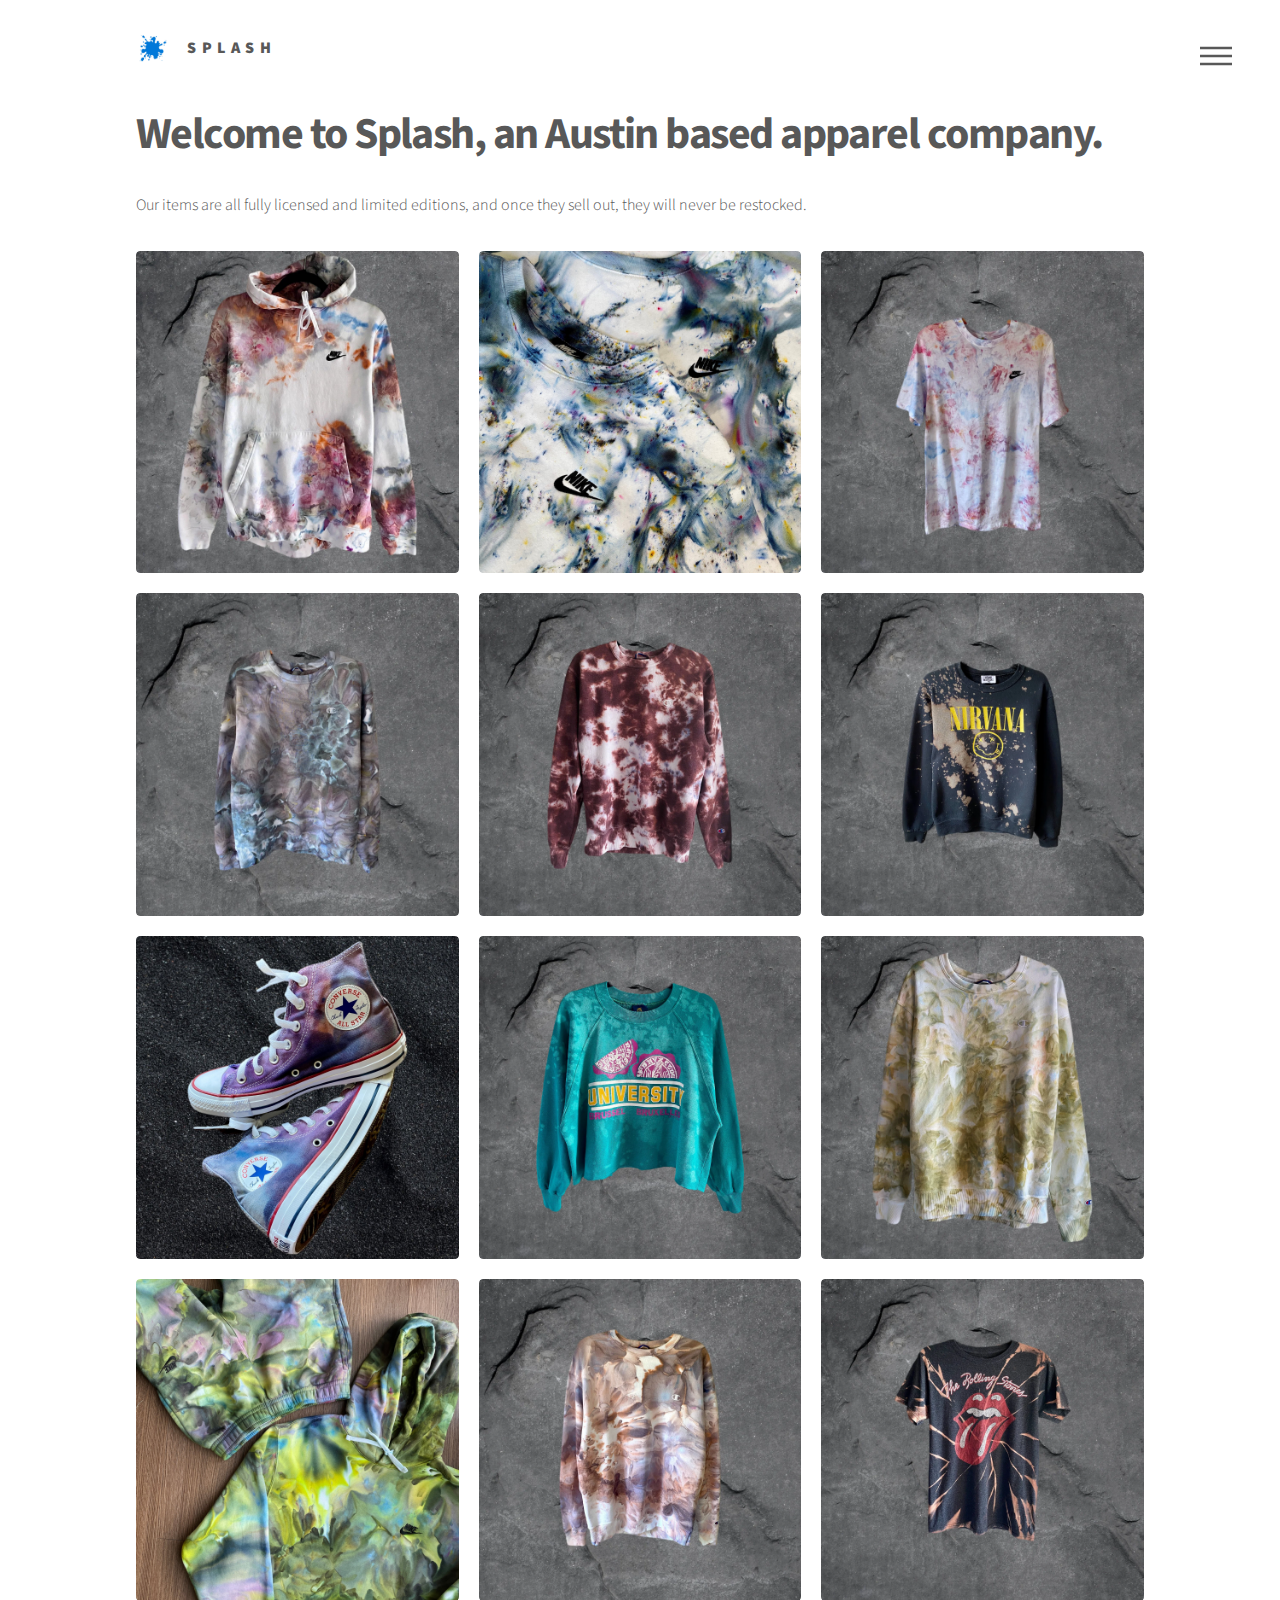
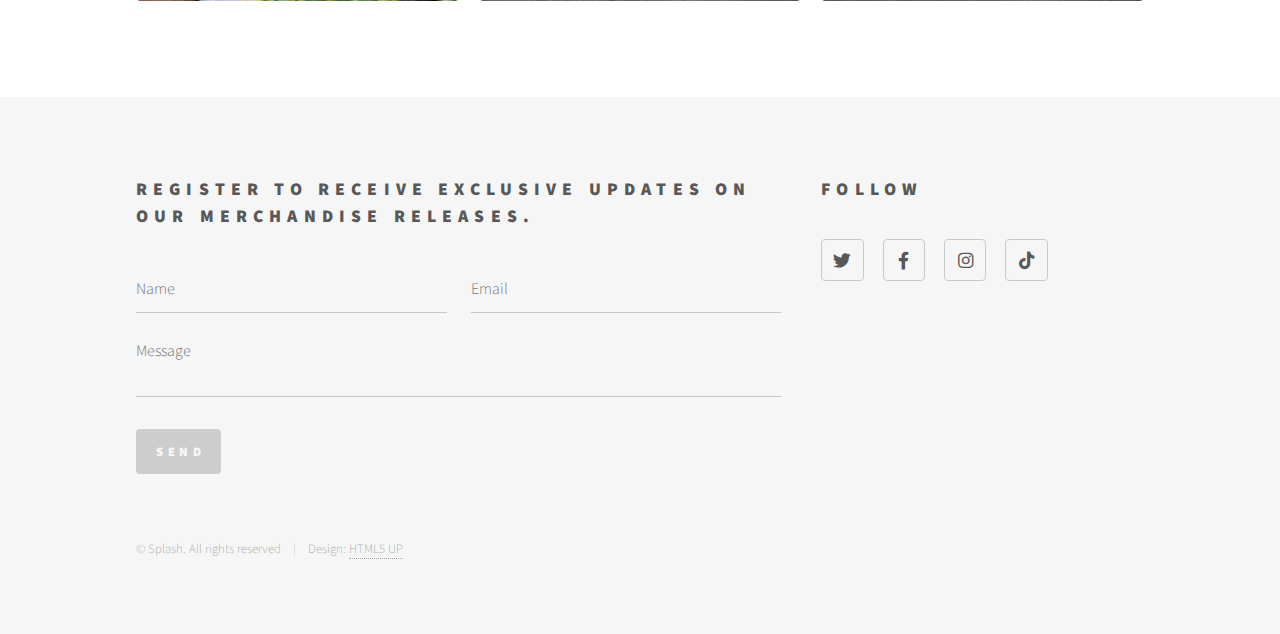
<file: index.html>
<!DOCTYPE HTML>
<!--
	Phantom by HTML5 UP
	html5up.net | @ajlkn
	Free for personal and commercial use under the CCA 3.0 license (html5up.net/license)
-->
<html>
	<head>
		<title>Splash | Home</title>
		<meta charset="utf-8" />
		<meta name="viewport" content="width=device-width, initial-scale=1, user-scalable=no" />
        <link rel="icon" type="image/x-icon" href="/images/favicon.ico">
		<link rel="stylesheet" href="assets/css/main.css" />
		<noscript><link rel="stylesheet" href="assets/css/noscript.css" /></noscript>
	</head>
	<body class="is-preload">
		<!-- Wrapper -->
			<div id="wrapper">

				<!-- Header -->
					<header id="header">
						<div class="inner">

							<!-- Logo -->
								<a href="index.html" class="logo">
									<!-- <span class="symbol"><img src="images/logo.svg" alt="" /></span> -->
                                    <span class="symbol"><img src="images/splash-logo-3.png" alt="" /></span>
                                    <span class="title">Splash</span>
								</a>

							<!-- Nav -->
								<nav>
									<ul>
										<li><a href="#menu">Menu</a></li>
									</ul>
								</nav>

						</div>
					</header>

				<!-- Menu -->
					<nav id="menu">
						<h2>Menu</h2>
						<ul>
							<li><a href="index.html">Home</a></li>
							<li><a href="generic.html">About Us</a></li>
							<!-- <li><a href="generic.html">Tempus etiam</a></li>
							<li><a href="generic.html">Consequat dolor</a></li> -->
							<li><a href="elements.html">FAQ</a></li>
						</ul>
					</nav>

				<!-- Main -->
					<div id="main">
						<div class="inner">
							<header>
                                <h1>Welcome to Splash, an Austin based apparel company.</h1>
                                <p>Our items are all fully licensed and limited editions, and once they sell out, they will never be restocked.</p>

							</header>
							<section class="tiles">
								<article class="style1">
									<span class="image">
										<img src="images/nike-1.jpg" alt="" />
									</span>
									<a>
										<!-- <h2>Magna</h2> -->
										<div class="content">
											<p>Coming Soon</p>
										</div>
									</a>
								</article>
								<article class="style1">
									<span class="image">
										<img src="images/nike-2.jpg" alt="" />
									</span>
									<a>
										<!-- <h2>Lorem</h2> -->
										<div class="content">
                                            <p>Coming Soon</p>
										</div>
									</a>
								</article>
								<article class="style1">
									<span class="image">
										<img src="images/nike-3.webp" alt="" />
									</span>
									<a>
										<!-- <h2>Feugiat</h2> -->
										<div class="content">
                                            <p>Coming Soon</p>
										</div>
									</a>
								</article>
								<article class="style1">
									<span class="image">
										<img src="images/nike-4.webp" alt="" />
									</span>
									<a>
										<!-- <h2>Tempus</h2> -->
										<div class="content">
                                            <p>Coming Soon</p>
										</div>
									</a>
								</article>
								<article class="style1">
									<span class="image">
										<img src="images/champion-5.webp" alt="" />
									</span>
									<a>
										<!-- <h2>Aliquam</h2> -->
										<div class="content">
                                            <p>Coming Soon</p>
										</div>
									</a>
								</article>
								<article class="style1">
									<span class="image">
										<img src="images/12.webp" alt="" />
									</span>
									<a>
										<!-- <h2>Veroeros</h2> -->
										<div class="content">
                                            <p>Coming Soon</p>

										</div>
									</a>
								</article>
								<article class="style1">
									<span class="image">
										<img src="images/cons-7.jpg" alt="" />
									</span>
									<a>
										<!-- <h2>Ipsum</h2> -->
										<div class="content">
                                            <p>Coming Soon</p>
										</div>
									</a>
								</article>
								<article class="style1">
									<span class="image">
										<img src="images/10.webp" alt="" />
									</span>
									<a>
										<!-- <h2>Dolor</h2> -->
										<div class="content">
                                            <p>Coming Soon</p>
										</div>
									</a>
								</article>
								<article class="style1">
									<span class="image">
										<img src="images/champions-8.webp" alt="" />
									</span>
									<a>
										<!-- <h2>Nullam</h2> -->
										<div class="content">
                                            <p>Coming Soon</p>
										</div>
									</a>
								</article>
								<article class="style1">
									<span class="image">
										<img src="images/champions-6.jpeg" alt="" />
									</span>
									<a>
										<!-- <h2>Ultricies</h2> -->
										<div class="content">
                                            <p>Coming Soon</p>
										</div>
									</a>
								</article>
								<article class="style1">
									<span class="image">
										<img src="images/champions-9.webp" alt="" />
									</span>
									<a>
										<!-- <h2>Dictum</h2> -->
										<div class="content">
                                            <p>Coming Soon</p>
										</div>
									</a>
								</article>
								<article class="style1">
									<span class="image">
										<img src="images/11.webp" alt="" />
									</span>
									<a>
										<!-- <h2>Pretium</h2> -->
										<div class="content">
                                            <p>Coming Soon</p>
										</div>
									</a>
								</article>
							</section>
						</div>
					</div>

				<!-- Footer -->
					<footer id="footer">
						<div class="inner">
							<section>
								<h2>
                                    Register to receive exclusive updates on our merchandise releases.
                                </h2>
								<form method="post" action="#">
									<div class="fields">
										<div class="field half">
											<input type="text" name="name" id="name" placeholder="Name" />
										</div>
										<div class="field half">
											<input type="email" name="email" id="email" placeholder="Email" />
										</div>
										<div class="field">
											<textarea name="message" id="message" placeholder="Message"></textarea>
										</div>
									</div>
									<ul class="actions">
										<li><input type="submit" value="Send" class="primary" disabled="true"/></li>
									</ul>
								</form>
							</section>
							<section>
								<h2>Follow</h2>
								<ul class="icons">
									<li><a href="#" class="icon brands style2 fa-twitter"><span class="label">Twitter</span></a></li>
									<li><a href="#" class="icon brands style2 fa-facebook-f"><span class="label">Facebook</span></a></li>
									<li><a href="#" class="icon brands style2 fa-instagram"><span class="label">Instagram</span></a></li>
									<li><a href="#" class="icon brands style2 fa-tiktok"><span class="label">TikTok</span></a></li>
								</ul>
							</section>
							<ul class="copyright">
								<li>&copy; Splash. All rights reserved</li><li>Design: <a href="http://html5up.net">HTML5 UP</a></li>
							</ul>
						</div>
					</footer>

			</div>

		<!-- Scripts -->
			<script src="assets/js/jquery.min.js"></script>
			<script src="assets/js/browser.min.js"></script>
			<script src="assets/js/breakpoints.min.js"></script>
			<script src="assets/js/util.js"></script>
			<script src="assets/js/main.js"></script>

	</body>
</html>
</file>
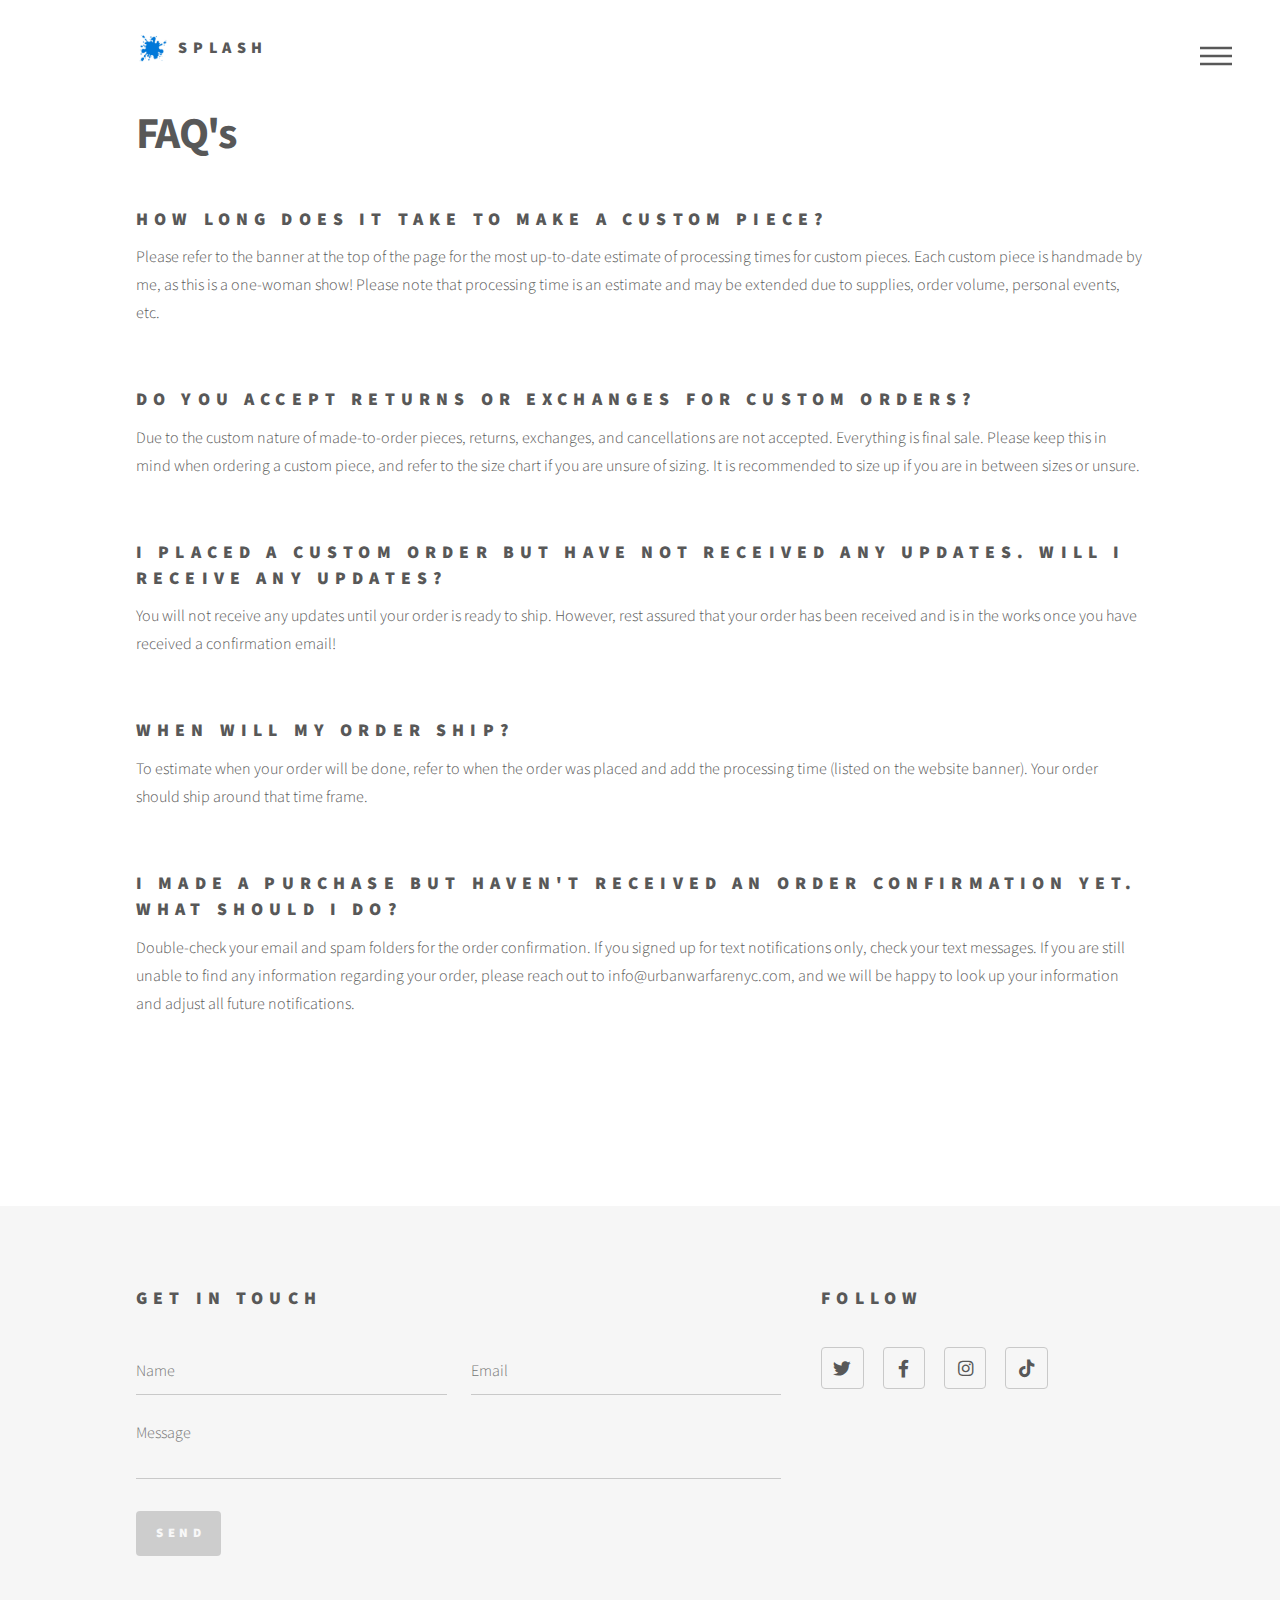
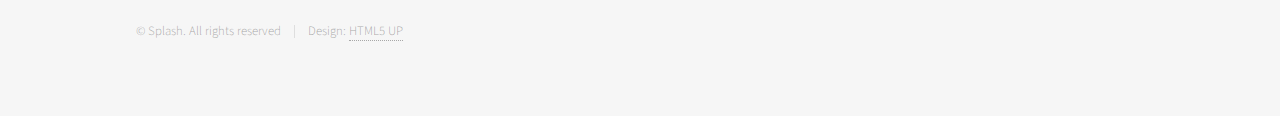
<file: elements.html>
<!DOCTYPE HTML>
<!--
	Phantom by HTML5 UP
	html5up.net | @ajlkn
	Free for personal and commercial use under the CCA 3.0 license (html5up.net/license)
-->
<html>
	<head>
		<title>Splash | FAQ</title>
		<meta charset="utf-8" />
		<meta name="viewport" content="width=device-width, initial-scale=1, user-scalable=no" />
        <link rel="icon" type="image/x-icon" href="/images/favicon.ico">
		<link rel="stylesheet" href="assets/css/main.css" />
		<noscript><link rel="stylesheet" href="assets/css/noscript.css" /></noscript>
	</head>
	<body class="is-preload">
		<!-- Wrapper -->
			<div id="wrapper">

				<!-- Header -->
					<header id="header">
						<div class="inner">

							<!-- Logo -->
								<a href="index.html" class="logo">
									<span class="symbol"><img src="images/splash-logo-3.png" alt="" /></span><span class="title">Splash</span>
								</a>

							<!-- Nav -->
								<nav>
									<ul>
										<li><a href="#menu">Menu</a></li>
									</ul>
								</nav>

						</div>
					</header>

				<!-- Menu -->
					<nav id="menu">
						<h2>Menu</h2>
						<ul>
							<li><a href="index.html">Home</a></li>
							<li><a href="generic.html">About Us</a></li>
							<li><a href="elements.html">FAQ</a></li>
						</ul>
					</nav>

				<!-- Main -->
					<div id="main">
						<div class="inner">
							<h1>FAQ's</h1>

							<!-- Text -->
								<section>
                                    <h2 class="faqHeader">How long does it take to make a custom piece?</h2>
                                    <p>Please refer to the banner at the top of the page for the most up-to-date estimate of processing times for custom pieces. Each custom piece is handmade by me, as this is a one-woman show! Please note that processing time is an estimate and may be extended due to supplies, order volume, personal events, etc.</p><br>

                                    <h2 class="faqHeader">Do you accept returns or exchanges for custom orders?</h2>
                                    <p>Due to the custom nature of made-to-order pieces, returns, exchanges, and cancellations are not accepted. Everything is final sale. Please keep this in mind when ordering a custom piece, and refer to the size chart if you are unsure of sizing. It is recommended to size up if you are in between sizes or unsure.</p><br>

                                    <h2 class="faqHeader">I placed a custom order but have not received any updates. Will I receive any updates?</h2>
                                    <p>You will not receive any updates until your order is ready to ship. However, rest assured that your order has been received and is in the works once you have received a confirmation email!</p><br>

                                    <h2 class="faqHeader">When will my order ship?</h2>
                                    <p>To estimate when your order will be done, refer to when the order was placed and add the processing time (listed on the website banner). Your order should ship around that time frame.</p><br>

                                    <h2 class="faqHeader">I made a purchase but haven't received an order confirmation yet. What should I do?</h2>
                                    <p>Double-check your email and spam folders for the order confirmation. If you signed up for text notifications only, check your text messages. If you are still unable to find any information regarding your order, please reach out to info@urbanwarfarenyc.com, and we will be happy to look up your information and adjust all future notifications.<p><br>


								</section>
						</div>
					</div>

				<!-- Footer -->
					<footer id="footer">
						<div class="inner">
							<section>
								<h2>Get in touch</h2>
								<form method="post" action="#">
									<div class="fields">
										<div class="field half">
											<input type="text" name="name" id="name" placeholder="Name" />
										</div>
										<div class="field half">
											<input type="email" name="email" id="email" placeholder="Email" />
										</div>
										<div class="field">
											<textarea name="message" id="message" placeholder="Message"></textarea>
										</div>
									</div>
									<ul class="actions">
										<li><input type="submit" value="Send" class="primary" disabled="true"/></li>
									</ul>
								</form>
							</section>
							<section>
								<h2>Follow</h2>
								<ul class="icons">
									<li><a href="#" class="icon brands style2 fa-twitter"><span class="label">Twitter</span></a></li>
									<li><a href="#" class="icon brands style2 fa-facebook-f"><span class="label">Facebook</span></a></li>
									<li><a href="#" class="icon brands style2 fa-instagram"><span class="label">Instagram</span></a></li>
									<li><a href="#" class="icon brands style2 fa-tiktok"><span class="label">TikTok</span></a></li>
								</ul>
							</section>
							<ul class="copyright">
								<li>&copy; Splash. All rights reserved</li><li>Design: <a href="http://html5up.net">HTML5 UP</a></li>
							</ul>
						</div>
					</footer>

			</div>

		<!-- Scripts -->
			<script src="assets/js/jquery.min.js"></script>
			<script src="assets/js/browser.min.js"></script>
			<script src="assets/js/breakpoints.min.js"></script>
			<script src="assets/js/util.js"></script>
			<script src="assets/js/main.js"></script>

	</body>
</html>
</file>
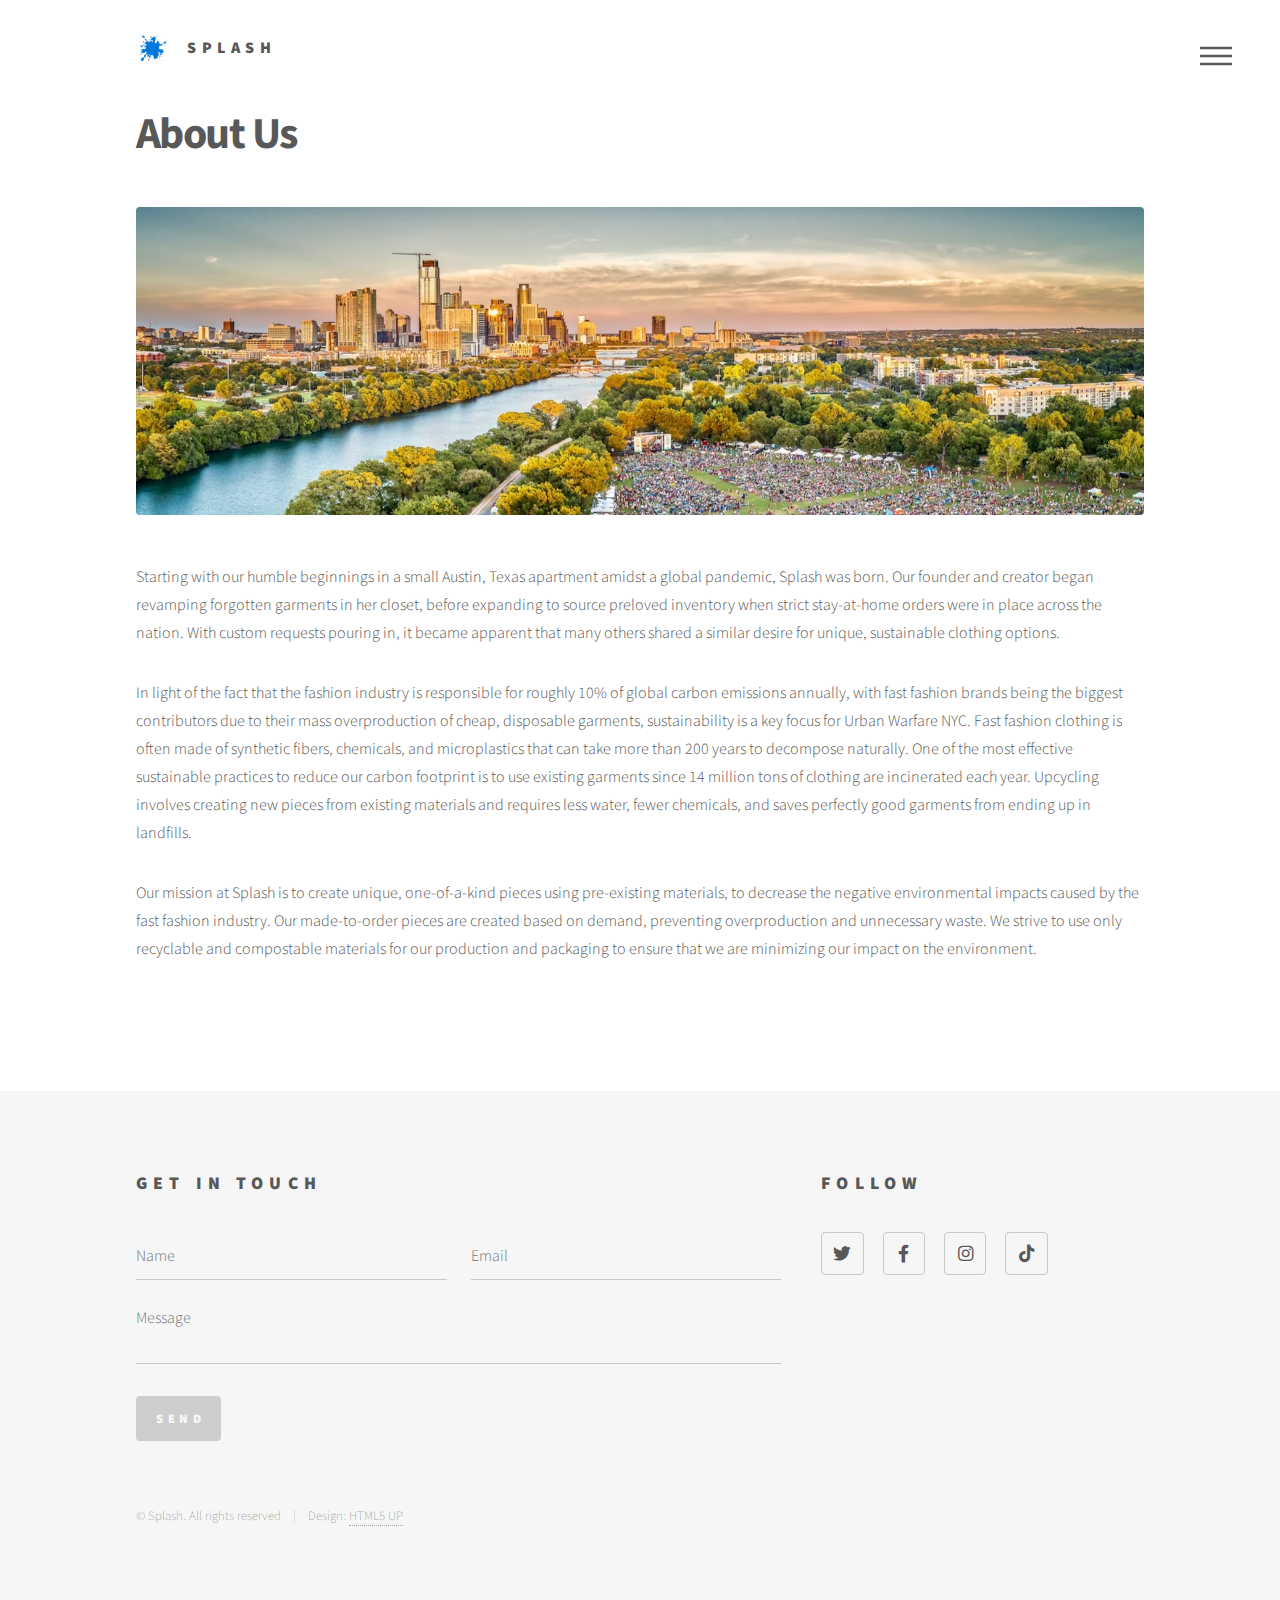
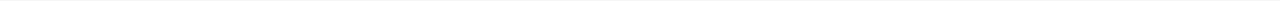
<file: generic.html>
<!DOCTYPE HTML>
<!--
	Phantom by HTML5 UP
	html5up.net | @ajlkn
	Free for personal and commercial use under the CCA 3.0 license (html5up.net/license)
-->
<html>
	<head>
		<title>Splash | About Us</title>
		<meta charset="utf-8" />
		<meta name="viewport" content="width=device-width, initial-scale=1, user-scalable=no" />
        <link rel="icon" type="image/x-icon" href="/images/favicon.ico">
		<link rel="stylesheet" href="assets/css/main.css" />
		<noscript><link rel="stylesheet" href="assets/css/noscript.css" /></noscript>
	</head>
	<body class="is-preload">
		<!-- Wrapper -->
			<div id="wrapper">

				<!-- Header -->
					<header id="header">
						<div class="inner">

							<!-- Logo -->
								<a href="index.html" class="logo">
									<span class="symbol"><img src="images/splash-logo-3.png" alt="" /></span>
                                    <span class="title">Splash</span>
								</a>

							<!-- Nav -->
								<nav>
									<ul>
										<li><a href="#menu">Menu</a></li>
									</ul>
								</nav>

						</div>
					</header>

				<!-- Menu -->
					<nav id="menu">
						<h2>Menu</h2>
						<ul>
							<li><a href="index.html">Home</a></li>
							<li><a href="generic.html">About Us</a></li>
							<li><a href="elements.html">FAQ</a></li>
						</ul>
					</nav>

				<!-- Main -->
					<div id="main">
						<div class="inner">
							<h1>About Us</h1>
							<span class="image main"><img src="images/atx-pano.png" alt="" /></span>
						

                            <p>Starting with our humble beginnings in a small Austin, Texas apartment amidst a global pandemic, Splash was born. Our founder and creator began revamping forgotten garments in her closet, before expanding to source preloved inventory when strict stay-at-home orders were in place across the nation. With custom requests pouring in, it became apparent that many others shared a similar desire for unique, sustainable clothing options.</p>

                            <p>In light of the fact that the fashion industry is responsible for roughly 10% of global carbon emissions annually, with fast fashion brands being the biggest contributors due to their mass overproduction of cheap, disposable garments, sustainability is a key focus for Urban Warfare NYC. Fast fashion clothing is often made of synthetic fibers, chemicals, and microplastics that can take more than 200 years to decompose naturally. One of the most effective sustainable practices to reduce our carbon footprint is to use existing garments since 14 million tons of clothing are incinerated each year. Upcycling involves creating new pieces from existing materials and requires less water, fewer chemicals, and saves perfectly good garments from ending up in landfills.</p>

                            <p>Our mission at Splash is to create unique, one-of-a-kind pieces using pre-existing materials, to decrease the negative environmental impacts caused by the fast fashion industry. Our made-to-order pieces are created based on demand, preventing overproduction and unnecessary waste. We strive to use only recyclable and compostable materials for our production and packaging to ensure that we are minimizing our impact on the environment.</p>
						</div>
					</div>

				<!-- Footer -->
					<footer id="footer">
						<div class="inner">
							<section>
								<h2>Get in touch</h2>
								<form method="post" action="#">
									<div class="fields">
										<div class="field half">
											<input type="text" name="name" id="name" placeholder="Name" />
										</div>
										<div class="field half">
											<input type="email" name="email" id="email" placeholder="Email" />
										</div>
										<div class="field">
											<textarea name="message" id="message" placeholder="Message"></textarea>
										</div>
									</div>
									<ul class="actions">
										<li><input type="submit" value="Send" class="primary" disabled="true"/></li>
									</ul>
								</form>
							</section>
							<section>
								<h2>Follow</h2>
								<ul class="icons">
									<li><a href="#" class="icon brands style2 fa-twitter"><span class="label">Twitter</span></a></li>
									<li><a href="#" class="icon brands style2 fa-facebook-f"><span class="label">Facebook</span></a></li>
									<li><a href="#" class="icon brands style2 fa-instagram"><span class="label">Instagram</span></a></li>
									<li><a href="#" class="icon brands style2 fa-tiktok"><span class="label">TikTok</span></a></li>
								</ul>
							</section>
							<ul class="copyright">
								<li>&copy; Splash. All rights reserved</li><li>Design: <a href="http://html5up.net">HTML5 UP</a></li>
							</ul>
						</div>
					</footer>

			</div>

		<!-- Scripts -->
			<script src="assets/js/jquery.min.js"></script>
			<script src="assets/js/browser.min.js"></script>
			<script src="assets/js/breakpoints.min.js"></script>
			<script src="assets/js/util.js"></script>
			<script src="assets/js/main.js"></script>

	</body>
</html>
</file>
<file: assets/css/noscript.css>
/*
	Phantom by HTML5 UP
	html5up.net | @ajlkn
	Free for personal and commercial use under the CCA 3.0 license (html5up.net/license)
*/

/* Tiles */

	body.is-preload .tiles article {
		-moz-transform: none;
		-webkit-transform: none;
		-ms-transform: none;
		transform: none;
		opacity: 1;
	}
</file>
<file: assets/css/main.css>
@import url(fontawesome-all.min.css);
@import url("https://fonts.googleapis.com/css?family=Source+Sans+Pro:300,700,900");

/*
	Phantom by HTML5 UP
	html5up.net | @ajlkn
	Free for personal and commercial use under the CCA 3.0 license (html5up.net/license)
*/

html, body, div, span, applet, object,
iframe, h1, h2, h3, h4, h5, h6, p, blockquote,
pre, a, abbr, acronym, address, big, cite,
code, del, dfn, em, img, ins, kbd, q, s, samp,
small, strike, strong, sub, sup, tt, var, b,
u, i, center, dl, dt, dd, ol, ul, li, fieldset,
form, label, legend, table, caption, tbody,
tfoot, thead, tr, th, td, article, aside,
canvas, details, embed, figure, figcaption,
footer, header, hgroup, menu, nav, output, ruby,
section, summary, time, mark, audio, video {
	margin: 0;
	padding: 0;
	border: 0;
	font-size: 100%;
	font: inherit;
	vertical-align: baseline;}

article, aside, details, figcaption, figure,
footer, header, hgroup, menu, nav, section {
	display: block;}

body {
	line-height: 1;
}

ol, ul {
	list-style: none;
}

blockquote, q {
	quotes: none;
}

	blockquote:before, blockquote:after, q:before, q:after {
		content: '';
		content: none;
	}

table {
	border-collapse: collapse;
	border-spacing: 0;
}

body {
	-webkit-text-size-adjust: none;
}

mark {
	background-color: transparent;
	color: inherit;
}

input::-moz-focus-inner {
	border: 0;
	padding: 0;
}

input, select, textarea {
	-moz-appearance: none;
	-webkit-appearance: none;
	-ms-appearance: none;
	appearance: none;
}

/* Basic */

	@-ms-viewport {
		width: device-width;
	}

	body {
		-ms-overflow-style: scrollbar;
	}

	@media screen and (max-width: 480px) {

		html, body {
			min-width: 320px;
		}

	}

	html {
		box-sizing: border-box;
	}

	*, *:before, *:after {
		box-sizing: inherit;
	}

	body {
		background: #ffffff;
	}

		body.is-preload *, body.is-preload *:before, body.is-preload *:after {
			-moz-animation: none !important;
			-webkit-animation: none !important;
			-ms-animation: none !important;
			animation: none !important;
			-moz-transition: none !important;
			-webkit-transition: none !important;
			-ms-transition: none !important;
			transition: none !important;
		}

/* Type */

	body, input, select, textarea {
		color: #585858;
		font-family: "Source Sans Pro", Helvetica, sans-serif;
		font-size: 16pt;
		font-weight: 300;
		line-height: 1.75;
	}

		@media screen and (max-width: 1680px) {

			body, input, select, textarea {
				font-size: 14pt;
			}

		}

		@media screen and (max-width: 1280px) {

			body, input, select, textarea {
				font-size: 12pt;
			}

		}

	a {
		-moz-transition: border-bottom-color 0.2s ease, color 0.2s ease;
		-webkit-transition: border-bottom-color 0.2s ease, color 0.2s ease;
		-ms-transition: border-bottom-color 0.2s ease, color 0.2s ease;
		transition: border-bottom-color 0.2s ease, color 0.2s ease;
		text-decoration: none;
		color: #585858;
		border-bottom: dotted 1px rgba(88, 88, 88, 0.5);
	}

		a:hover {
			border-bottom-color: transparent;
			color: #585858 !important;
		}

	strong, b {
		font-weight: 900;
	}

	em, i {
		font-style: italic;
	}

	p {
		margin: 0 0 2em 0;
	}

	h1 {
		font-size: 2.75em;
		font-weight: 700;
		line-height: 1.3;
		margin: 0 0 1em 0;
		letter-spacing: -0.035em;
	}

		h1 a {
			color: inherit;
		}

		@media screen and (max-width: 736px) {

			h1 {
				font-size: 2em;
				margin: 0 0 1em 0;
			}

		}

		@media screen and (max-width: 360px) {

			h1 {
				font-size: 1.75em;
			}

		}

	h2, h3, h4, h5, h6 {
		font-weight: 900;
		line-height: 1.5;
		margin: 0 0 2em 0;
		text-transform: uppercase;
		letter-spacing: 0.35em;
	}

		h2 a, h3 a, h4 a, h5 a, h6 a {
			color: inherit;
		}

	h2 {
		font-size: 1.1em;
	}

	h3 {
		font-size: 1em;
	}

	h4 {
		font-size: 0.8em;
	}

	h5 {
		font-size: 0.8em;
	}

	h6 {
		font-size: 0.8em;
	}

	@media screen and (max-width: 980px) {

		h1 br, h2 br, h3 br, h4 br, h5 br, h6 br {
			display: none;
		}

	}

	@media screen and (max-width: 736px) {

		h2 {
			font-size: 1em;
		}

		h3 {
			font-size: 0.8em;
		}

	}

	sub {
		font-size: 0.8em;
		position: relative;
		top: 0.5em;
	}

	sup {
		font-size: 0.8em;
		position: relative;
		top: -0.5em;
	}

	blockquote {
		border-left: solid 4px #c9c9c9;
		font-style: italic;
		margin: 0 0 2em 0;
		padding: 0.5em 0 0.5em 2em;
	}

	code {
		background: rgba(144, 144, 144, 0.075);
		border-radius: 4px;
		border: solid 1px #c9c9c9;
		font-family: "Courier New", monospace;
		font-size: 0.9em;
		margin: 0 0.25em;
		padding: 0.25em 0.65em;
	}

	pre {
		-webkit-overflow-scrolling: touch;
		font-family: "Courier New", monospace;
		font-size: 0.9em;
		margin: 0 0 2em 0;
	}

		pre code {
			display: block;
			line-height: 1.75;
			padding: 1em 1.5em;
			overflow-x: auto;
		}

	hr {
		border: 0;
		border-bottom: solid 1px #c9c9c9;
		margin: 2em 0;
	}

		hr.major {
			margin: 3em 0;
		}

	.align-left {
		text-align: left;
	}

	.align-center {
		text-align: center;
	}

	.align-right {
		text-align: right;
	}

/* Row */

	.row {
		display: flex;
		flex-wrap: wrap;
		box-sizing: border-box;
		align-items: stretch;
	}

		.row > * {
			box-sizing: border-box;
		}

		.row.gtr-uniform > * > :last-child {
			margin-bottom: 0;
		}

		.row.aln-left {
			justify-content: flex-start;
		}

		.row.aln-center {
			justify-content: center;
		}

		.row.aln-right {
			justify-content: flex-end;
		}

		.row.aln-top {
			align-items: flex-start;
		}

		.row.aln-middle {
			align-items: center;
		}

		.row.aln-bottom {
			align-items: flex-end;
		}

		.row > .imp {
			order: -1;
		}

		.row > .col-1 {
			width: 8.33333%;
		}

		.row > .off-1 {
			margin-left: 8.33333%;
		}

		.row > .col-2 {
			width: 16.66667%;
		}

		.row > .off-2 {
			margin-left: 16.66667%;
		}

		.row > .col-3 {
			width: 25%;
		}

		.row > .off-3 {
			margin-left: 25%;
		}

		.row > .col-4 {
			width: 33.33333%;
		}

		.row > .off-4 {
			margin-left: 33.33333%;
		}

		.row > .col-5 {
			width: 41.66667%;
		}

		.row > .off-5 {
			margin-left: 41.66667%;
		}

		.row > .col-6 {
			width: 50%;
		}

		.row > .off-6 {
			margin-left: 50%;
		}

		.row > .col-7 {
			width: 58.33333%;
		}

		.row > .off-7 {
			margin-left: 58.33333%;
		}

		.row > .col-8 {
			width: 66.66667%;
		}

		.row > .off-8 {
			margin-left: 66.66667%;
		}

		.row > .col-9 {
			width: 75%;
		}

		.row > .off-9 {
			margin-left: 75%;
		}

		.row > .col-10 {
			width: 83.33333%;
		}

		.row > .off-10 {
			margin-left: 83.33333%;
		}

		.row > .col-11 {
			width: 91.66667%;
		}

		.row > .off-11 {
			margin-left: 91.66667%;
		}

		.row > .col-12 {
			width: 100%;
		}

		.row > .off-12 {
			margin-left: 100%;
		}

		.row.gtr-0 {
			margin-top: 0;
			margin-left: 0em;
		}

			.row.gtr-0 > * {
				padding: 0 0 0 0em;
			}

			.row.gtr-0.gtr-uniform {
				margin-top: 0em;
			}

				.row.gtr-0.gtr-uniform > * {
					padding-top: 0em;
				}

		.row.gtr-25 {
			margin-top: 0;
			margin-left: -0.5em;
		}

			.row.gtr-25 > * {
				padding: 0 0 0 0.5em;
			}

			.row.gtr-25.gtr-uniform {
				margin-top: -0.5em;
			}

				.row.gtr-25.gtr-uniform > * {
					padding-top: 0.5em;
				}

		.row.gtr-50 {
			margin-top: 0;
			margin-left: -1em;
		}

			.row.gtr-50 > * {
				padding: 0 0 0 1em;
			}

			.row.gtr-50.gtr-uniform {
				margin-top: -1em;
			}

				.row.gtr-50.gtr-uniform > * {
					padding-top: 1em;
				}

		.row {
			margin-top: 0;
			margin-left: -2em;
		}

			.row > * {
				padding: 0 0 0 2em;
			}

			.row.gtr-uniform {
				margin-top: -2em;
			}

				.row.gtr-uniform > * {
					padding-top: 2em;
				}

		.row.gtr-150 {
			margin-top: 0;
			margin-left: -3em;
		}

			.row.gtr-150 > * {
				padding: 0 0 0 3em;
			}

			.row.gtr-150.gtr-uniform {
				margin-top: -3em;
			}

				.row.gtr-150.gtr-uniform > * {
					padding-top: 3em;
				}

		.row.gtr-200 {
			margin-top: 0;
			margin-left: -4em;
		}

			.row.gtr-200 > * {
				padding: 0 0 0 4em;
			}

			.row.gtr-200.gtr-uniform {
				margin-top: -4em;
			}

				.row.gtr-200.gtr-uniform > * {
					padding-top: 4em;
				}

		@media screen and (max-width: 1680px) {

			.row {
				display: flex;
				flex-wrap: wrap;
				box-sizing: border-box;
				align-items: stretch;
			}

				.row > * {
					box-sizing: border-box;
				}

				.row.gtr-uniform > * > :last-child {
					margin-bottom: 0;
				}

				.row.aln-left {
					justify-content: flex-start;
				}

				.row.aln-center {
					justify-content: center;
				}

				.row.aln-right {
					justify-content: flex-end;
				}

				.row.aln-top {
					align-items: flex-start;
				}

				.row.aln-middle {
					align-items: center;
				}

				.row.aln-bottom {
					align-items: flex-end;
				}

				.row > .imp-xlarge {
					order: -1;
				}

				.row > .col-1-xlarge {
					width: 8.33333%;
				}

				.row > .off-1-xlarge {
					margin-left: 8.33333%;
				}

				.row > .col-2-xlarge {
					width: 16.66667%;
				}

				.row > .off-2-xlarge {
					margin-left: 16.66667%;
				}

				.row > .col-3-xlarge {
					width: 25%;
				}

				.row > .off-3-xlarge {
					margin-left: 25%;
				}

				.row > .col-4-xlarge {
					width: 33.33333%;
				}

				.row > .off-4-xlarge {
					margin-left: 33.33333%;
				}

				.row > .col-5-xlarge {
					width: 41.66667%;
				}

				.row > .off-5-xlarge {
					margin-left: 41.66667%;
				}

				.row > .col-6-xlarge {
					width: 50%;
				}

				.row > .off-6-xlarge {
					margin-left: 50%;
				}

				.row > .col-7-xlarge {
					width: 58.33333%;
				}

				.row > .off-7-xlarge {
					margin-left: 58.33333%;
				}

				.row > .col-8-xlarge {
					width: 66.66667%;
				}

				.row > .off-8-xlarge {
					margin-left: 66.66667%;
				}

				.row > .col-9-xlarge {
					width: 75%;
				}

				.row > .off-9-xlarge {
					margin-left: 75%;
				}

				.row > .col-10-xlarge {
					width: 83.33333%;
				}

				.row > .off-10-xlarge {
					margin-left: 83.33333%;
				}

				.row > .col-11-xlarge {
					width: 91.66667%;
				}

				.row > .off-11-xlarge {
					margin-left: 91.66667%;
				}

				.row > .col-12-xlarge {
					width: 100%;
				}

				.row > .off-12-xlarge {
					margin-left: 100%;
				}

				.row.gtr-0 {
					margin-top: 0;
					margin-left: 0em;
				}

					.row.gtr-0 > * {
						padding: 0 0 0 0em;
					}

					.row.gtr-0.gtr-uniform {
						margin-top: 0em;
					}

						.row.gtr-0.gtr-uniform > * {
							padding-top: 0em;
						}

				.row.gtr-25 {
					margin-top: 0;
					margin-left: -0.5em;
				}

					.row.gtr-25 > * {
						padding: 0 0 0 0.5em;
					}

					.row.gtr-25.gtr-uniform {
						margin-top: -0.5em;
					}

						.row.gtr-25.gtr-uniform > * {
							padding-top: 0.5em;
						}

				.row.gtr-50 {
					margin-top: 0;
					margin-left: -1em;
				}

					.row.gtr-50 > * {
						padding: 0 0 0 1em;
					}

					.row.gtr-50.gtr-uniform {
						margin-top: -1em;
					}

						.row.gtr-50.gtr-uniform > * {
							padding-top: 1em;
						}

				.row {
					margin-top: 0;
					margin-left: -2em;
				}

					.row > * {
						padding: 0 0 0 2em;
					}

					.row.gtr-uniform {
						margin-top: -2em;
					}

						.row.gtr-uniform > * {
							padding-top: 2em;
						}

				.row.gtr-150 {
					margin-top: 0;
					margin-left: -3em;
				}

					.row.gtr-150 > * {
						padding: 0 0 0 3em;
					}

					.row.gtr-150.gtr-uniform {
						margin-top: -3em;
					}

						.row.gtr-150.gtr-uniform > * {
							padding-top: 3em;
						}

				.row.gtr-200 {
					margin-top: 0;
					margin-left: -4em;
				}

					.row.gtr-200 > * {
						padding: 0 0 0 4em;
					}

					.row.gtr-200.gtr-uniform {
						margin-top: -4em;
					}

						.row.gtr-200.gtr-uniform > * {
							padding-top: 4em;
						}

		}

		@media screen and (max-width: 1280px) {

			.row {
				display: flex;
				flex-wrap: wrap;
				box-sizing: border-box;
				align-items: stretch;
			}

				.row > * {
					box-sizing: border-box;
				}

				.row.gtr-uniform > * > :last-child {
					margin-bottom: 0;
				}

				.row.aln-left {
					justify-content: flex-start;
				}

				.row.aln-center {
					justify-content: center;
				}

				.row.aln-right {
					justify-content: flex-end;
				}

				.row.aln-top {
					align-items: flex-start;
				}

				.row.aln-middle {
					align-items: center;
				}

				.row.aln-bottom {
					align-items: flex-end;
				}

				.row > .imp-large {
					order: -1;
				}

				.row > .col-1-large {
					width: 8.33333%;
				}

				.row > .off-1-large {
					margin-left: 8.33333%;
				}

				.row > .col-2-large {
					width: 16.66667%;
				}

				.row > .off-2-large {
					margin-left: 16.66667%;
				}

				.row > .col-3-large {
					width: 25%;
				}

				.row > .off-3-large {
					margin-left: 25%;
				}

				.row > .col-4-large {
					width: 33.33333%;
				}

				.row > .off-4-large {
					margin-left: 33.33333%;
				}

				.row > .col-5-large {
					width: 41.66667%;
				}

				.row > .off-5-large {
					margin-left: 41.66667%;
				}

				.row > .col-6-large {
					width: 50%;
				}

				.row > .off-6-large {
					margin-left: 50%;
				}

				.row > .col-7-large {
					width: 58.33333%;
				}

				.row > .off-7-large {
					margin-left: 58.33333%;
				}

				.row > .col-8-large {
					width: 66.66667%;
				}

				.row > .off-8-large {
					margin-left: 66.66667%;
				}

				.row > .col-9-large {
					width: 75%;
				}

				.row > .off-9-large {
					margin-left: 75%;
				}

				.row > .col-10-large {
					width: 83.33333%;
				}

				.row > .off-10-large {
					margin-left: 83.33333%;
				}

				.row > .col-11-large {
					width: 91.66667%;
				}

				.row > .off-11-large {
					margin-left: 91.66667%;
				}

				.row > .col-12-large {
					width: 100%;
				}

				.row > .off-12-large {
					margin-left: 100%;
				}

				.row.gtr-0 {
					margin-top: 0;
					margin-left: 0em;
				}

					.row.gtr-0 > * {
						padding: 0 0 0 0em;
					}

					.row.gtr-0.gtr-uniform {
						margin-top: 0em;
					}

						.row.gtr-0.gtr-uniform > * {
							padding-top: 0em;
						}

				.row.gtr-25 {
					margin-top: 0;
					margin-left: -0.5em;
				}

					.row.gtr-25 > * {
						padding: 0 0 0 0.5em;
					}

					.row.gtr-25.gtr-uniform {
						margin-top: -0.5em;
					}

						.row.gtr-25.gtr-uniform > * {
							padding-top: 0.5em;
						}

				.row.gtr-50 {
					margin-top: 0;
					margin-left: -1em;
				}

					.row.gtr-50 > * {
						padding: 0 0 0 1em;
					}

					.row.gtr-50.gtr-uniform {
						margin-top: -1em;
					}

						.row.gtr-50.gtr-uniform > * {
							padding-top: 1em;
						}

				.row {
					margin-top: 0;
					margin-left: -2em;
				}

					.row > * {
						padding: 0 0 0 2em;
					}

					.row.gtr-uniform {
						margin-top: -2em;
					}

						.row.gtr-uniform > * {
							padding-top: 2em;
						}

				.row.gtr-150 {
					margin-top: 0;
					margin-left: -3em;
				}

					.row.gtr-150 > * {
						padding: 0 0 0 3em;
					}

					.row.gtr-150.gtr-uniform {
						margin-top: -3em;
					}

						.row.gtr-150.gtr-uniform > * {
							padding-top: 3em;
						}

				.row.gtr-200 {
					margin-top: 0;
					margin-left: -4em;
				}

					.row.gtr-200 > * {
						padding: 0 0 0 4em;
					}

					.row.gtr-200.gtr-uniform {
						margin-top: -4em;
					}

						.row.gtr-200.gtr-uniform > * {
							padding-top: 4em;
						}

		}

		@media screen and (max-width: 980px) {

			.row {
				display: flex;
				flex-wrap: wrap;
				box-sizing: border-box;
				align-items: stretch;
			}

				.row > * {
					box-sizing: border-box;
				}

				.row.gtr-uniform > * > :last-child {
					margin-bottom: 0;
				}

				.row.aln-left {
					justify-content: flex-start;
				}

				.row.aln-center {
					justify-content: center;
				}

				.row.aln-right {
					justify-content: flex-end;
				}

				.row.aln-top {
					align-items: flex-start;
				}

				.row.aln-middle {
					align-items: center;
				}

				.row.aln-bottom {
					align-items: flex-end;
				}

				.row > .imp-medium {
					order: -1;
				}

				.row > .col-1-medium {
					width: 8.33333%;
				}

				.row > .off-1-medium {
					margin-left: 8.33333%;
				}

				.row > .col-2-medium {
					width: 16.66667%;
				}

				.row > .off-2-medium {
					margin-left: 16.66667%;
				}

				.row > .col-3-medium {
					width: 25%;
				}

				.row > .off-3-medium {
					margin-left: 25%;
				}

				.row > .col-4-medium {
					width: 33.33333%;
				}

				.row > .off-4-medium {
					margin-left: 33.33333%;
				}

				.row > .col-5-medium {
					width: 41.66667%;
				}

				.row > .off-5-medium {
					margin-left: 41.66667%;
				}

				.row > .col-6-medium {
					width: 50%;
				}

				.row > .off-6-medium {
					margin-left: 50%;
				}

				.row > .col-7-medium {
					width: 58.33333%;
				}

				.row > .off-7-medium {
					margin-left: 58.33333%;
				}

				.row > .col-8-medium {
					width: 66.66667%;
				}

				.row > .off-8-medium {
					margin-left: 66.66667%;
				}

				.row > .col-9-medium {
					width: 75%;
				}

				.row > .off-9-medium {
					margin-left: 75%;
				}

				.row > .col-10-medium {
					width: 83.33333%;
				}

				.row > .off-10-medium {
					margin-left: 83.33333%;
				}

				.row > .col-11-medium {
					width: 91.66667%;
				}

				.row > .off-11-medium {
					margin-left: 91.66667%;
				}

				.row > .col-12-medium {
					width: 100%;
				}

				.row > .off-12-medium {
					margin-left: 100%;
				}

				.row.gtr-0 {
					margin-top: 0;
					margin-left: 0em;
				}

					.row.gtr-0 > * {
						padding: 0 0 0 0em;
					}

					.row.gtr-0.gtr-uniform {
						margin-top: 0em;
					}

						.row.gtr-0.gtr-uniform > * {
							padding-top: 0em;
						}

				.row.gtr-25 {
					margin-top: 0;
					margin-left: -0.375em;
				}

					.row.gtr-25 > * {
						padding: 0 0 0 0.375em;
					}

					.row.gtr-25.gtr-uniform {
						margin-top: -0.375em;
					}

						.row.gtr-25.gtr-uniform > * {
							padding-top: 0.375em;
						}

				.row.gtr-50 {
					margin-top: 0;
					margin-left: -0.75em;
				}

					.row.gtr-50 > * {
						padding: 0 0 0 0.75em;
					}

					.row.gtr-50.gtr-uniform {
						margin-top: -0.75em;
					}

						.row.gtr-50.gtr-uniform > * {
							padding-top: 0.75em;
						}

				.row {
					margin-top: 0;
					margin-left: -1.5em;
				}

					.row > * {
						padding: 0 0 0 1.5em;
					}

					.row.gtr-uniform {
						margin-top: -1.5em;
					}

						.row.gtr-uniform > * {
							padding-top: 1.5em;
						}

				.row.gtr-150 {
					margin-top: 0;
					margin-left: -2.25em;
				}

					.row.gtr-150 > * {
						padding: 0 0 0 2.25em;
					}

					.row.gtr-150.gtr-uniform {
						margin-top: -2.25em;
					}

						.row.gtr-150.gtr-uniform > * {
							padding-top: 2.25em;
						}

				.row.gtr-200 {
					margin-top: 0;
					margin-left: -3em;
				}

					.row.gtr-200 > * {
						padding: 0 0 0 3em;
					}

					.row.gtr-200.gtr-uniform {
						margin-top: -3em;
					}

						.row.gtr-200.gtr-uniform > * {
							padding-top: 3em;
						}

		}

		@media screen and (max-width: 736px) {

			.row {
				display: flex;
				flex-wrap: wrap;
				box-sizing: border-box;
				align-items: stretch;
			}

				.row > * {
					box-sizing: border-box;
				}

				.row.gtr-uniform > * > :last-child {
					margin-bottom: 0;
				}

				.row.aln-left {
					justify-content: flex-start;
				}

				.row.aln-center {
					justify-content: center;
				}

				.row.aln-right {
					justify-content: flex-end;
				}

				.row.aln-top {
					align-items: flex-start;
				}

				.row.aln-middle {
					align-items: center;
				}

				.row.aln-bottom {
					align-items: flex-end;
				}

				.row > .imp-small {
					order: -1;
				}

				.row > .col-1-small {
					width: 8.33333%;
				}

				.row > .off-1-small {
					margin-left: 8.33333%;
				}

				.row > .col-2-small {
					width: 16.66667%;
				}

				.row > .off-2-small {
					margin-left: 16.66667%;
				}

				.row > .col-3-small {
					width: 25%;
				}

				.row > .off-3-small {
					margin-left: 25%;
				}

				.row > .col-4-small {
					width: 33.33333%;
				}

				.row > .off-4-small {
					margin-left: 33.33333%;
				}

				.row > .col-5-small {
					width: 41.66667%;
				}

				.row > .off-5-small {
					margin-left: 41.66667%;
				}

				.row > .col-6-small {
					width: 50%;
				}

				.row > .off-6-small {
					margin-left: 50%;
				}

				.row > .col-7-small {
					width: 58.33333%;
				}

				.row > .off-7-small {
					margin-left: 58.33333%;
				}

				.row > .col-8-small {
					width: 66.66667%;
				}

				.row > .off-8-small {
					margin-left: 66.66667%;
				}

				.row > .col-9-small {
					width: 75%;
				}

				.row > .off-9-small {
					margin-left: 75%;
				}

				.row > .col-10-small {
					width: 83.33333%;
				}

				.row > .off-10-small {
					margin-left: 83.33333%;
				}

				.row > .col-11-small {
					width: 91.66667%;
				}

				.row > .off-11-small {
					margin-left: 91.66667%;
				}

				.row > .col-12-small {
					width: 100%;
				}

				.row > .off-12-small {
					margin-left: 100%;
				}

				.row.gtr-0 {
					margin-top: 0;
					margin-left: 0em;
				}

					.row.gtr-0 > * {
						padding: 0 0 0 0em;
					}

					.row.gtr-0.gtr-uniform {
						margin-top: 0em;
					}

						.row.gtr-0.gtr-uniform > * {
							padding-top: 0em;
						}

				.row.gtr-25 {
					margin-top: 0;
					margin-left: -0.25em;
				}

					.row.gtr-25 > * {
						padding: 0 0 0 0.25em;
					}

					.row.gtr-25.gtr-uniform {
						margin-top: -0.25em;
					}

						.row.gtr-25.gtr-uniform > * {
							padding-top: 0.25em;
						}

				.row.gtr-50 {
					margin-top: 0;
					margin-left: -0.5em;
				}

					.row.gtr-50 > * {
						padding: 0 0 0 0.5em;
					}

					.row.gtr-50.gtr-uniform {
						margin-top: -0.5em;
					}

						.row.gtr-50.gtr-uniform > * {
							padding-top: 0.5em;
						}

				.row {
					margin-top: 0;
					margin-left: -1em;
				}

					.row > * {
						padding: 0 0 0 1em;
					}

					.row.gtr-uniform {
						margin-top: -1em;
					}

						.row.gtr-uniform > * {
							padding-top: 1em;
						}

				.row.gtr-150 {
					margin-top: 0;
					margin-left: -1.5em;
				}

					.row.gtr-150 > * {
						padding: 0 0 0 1.5em;
					}

					.row.gtr-150.gtr-uniform {
						margin-top: -1.5em;
					}

						.row.gtr-150.gtr-uniform > * {
							padding-top: 1.5em;
						}

				.row.gtr-200 {
					margin-top: 0;
					margin-left: -2em;
				}

					.row.gtr-200 > * {
						padding: 0 0 0 2em;
					}

					.row.gtr-200.gtr-uniform {
						margin-top: -2em;
					}

						.row.gtr-200.gtr-uniform > * {
							padding-top: 2em;
						}

		}

		@media screen and (max-width: 480px) {

			.row {
				display: flex;
				flex-wrap: wrap;
				box-sizing: border-box;
				align-items: stretch;
			}

				.row > * {
					box-sizing: border-box;
				}

				.row.gtr-uniform > * > :last-child {
					margin-bottom: 0;
				}

				.row.aln-left {
					justify-content: flex-start;
				}

				.row.aln-center {
					justify-content: center;
				}

				.row.aln-right {
					justify-content: flex-end;
				}

				.row.aln-top {
					align-items: flex-start;
				}

				.row.aln-middle {
					align-items: center;
				}

				.row.aln-bottom {
					align-items: flex-end;
				}

				.row > .imp-xsmall {
					order: -1;
				}

				.row > .col-1-xsmall {
					width: 8.33333%;
				}

				.row > .off-1-xsmall {
					margin-left: 8.33333%;
				}

				.row > .col-2-xsmall {
					width: 16.66667%;
				}

				.row > .off-2-xsmall {
					margin-left: 16.66667%;
				}

				.row > .col-3-xsmall {
					width: 25%;
				}

				.row > .off-3-xsmall {
					margin-left: 25%;
				}

				.row > .col-4-xsmall {
					width: 33.33333%;
				}

				.row > .off-4-xsmall {
					margin-left: 33.33333%;
				}

				.row > .col-5-xsmall {
					width: 41.66667%;
				}

				.row > .off-5-xsmall {
					margin-left: 41.66667%;
				}

				.row > .col-6-xsmall {
					width: 50%;
				}

				.row > .off-6-xsmall {
					margin-left: 50%;
				}

				.row > .col-7-xsmall {
					width: 58.33333%;
				}

				.row > .off-7-xsmall {
					margin-left: 58.33333%;
				}

				.row > .col-8-xsmall {
					width: 66.66667%;
				}

				.row > .off-8-xsmall {
					margin-left: 66.66667%;
				}

				.row > .col-9-xsmall {
					width: 75%;
				}

				.row > .off-9-xsmall {
					margin-left: 75%;
				}

				.row > .col-10-xsmall {
					width: 83.33333%;
				}

				.row > .off-10-xsmall {
					margin-left: 83.33333%;
				}

				.row > .col-11-xsmall {
					width: 91.66667%;
				}

				.row > .off-11-xsmall {
					margin-left: 91.66667%;
				}

				.row > .col-12-xsmall {
					width: 100%;
				}

				.row > .off-12-xsmall {
					margin-left: 100%;
				}

				.row.gtr-0 {
					margin-top: 0;
					margin-left: 0em;
				}

					.row.gtr-0 > * {
						padding: 0 0 0 0em;
					}

					.row.gtr-0.gtr-uniform {
						margin-top: 0em;
					}

						.row.gtr-0.gtr-uniform > * {
							padding-top: 0em;
						}

				.row.gtr-25 {
					margin-top: 0;
					margin-left: -0.25em;
				}

					.row.gtr-25 > * {
						padding: 0 0 0 0.25em;
					}

					.row.gtr-25.gtr-uniform {
						margin-top: -0.25em;
					}

						.row.gtr-25.gtr-uniform > * {
							padding-top: 0.25em;
						}

				.row.gtr-50 {
					margin-top: 0;
					margin-left: -0.5em;
				}

					.row.gtr-50 > * {
						padding: 0 0 0 0.5em;
					}

					.row.gtr-50.gtr-uniform {
						margin-top: -0.5em;
					}

						.row.gtr-50.gtr-uniform > * {
							padding-top: 0.5em;
						}

				.row {
					margin-top: 0;
					margin-left: -1em;
				}

					.row > * {
						padding: 0 0 0 1em;
					}

					.row.gtr-uniform {
						margin-top: -1em;
					}

						.row.gtr-uniform > * {
							padding-top: 1em;
						}

				.row.gtr-150 {
					margin-top: 0;
					margin-left: -1.5em;
				}

					.row.gtr-150 > * {
						padding: 0 0 0 1.5em;
					}

					.row.gtr-150.gtr-uniform {
						margin-top: -1.5em;
					}

						.row.gtr-150.gtr-uniform > * {
							padding-top: 1.5em;
						}

				.row.gtr-200 {
					margin-top: 0;
					margin-left: -2em;
				}

					.row.gtr-200 > * {
						padding: 0 0 0 2em;
					}

					.row.gtr-200.gtr-uniform {
						margin-top: -2em;
					}

						.row.gtr-200.gtr-uniform > * {
							padding-top: 2em;
						}

		}

/* Section/Article */

	section.special, article.special {
		text-align: center;
	}

	header p {
		margin-top: -1em;
	}

	@media screen and (max-width: 736px) {

		header p {
			margin-top: 0;
		}

	}

/* Icon */

	.icon {
		text-decoration: none;
		border-bottom: none;
		position: relative;
	}

		.icon:before {
			-moz-osx-font-smoothing: grayscale;
			-webkit-font-smoothing: antialiased;
			display: inline-block;
			font-style: normal;
			font-variant: normal;
			text-rendering: auto;
			line-height: 1;
			text-transform: none !important;
			font-family: 'Font Awesome 5 Free';
			font-weight: 400;
		}

		.icon > .label {
			display: none;
		}

		.icon:before {
			line-height: inherit;
		}

		.icon.solid:before {
			font-weight: 900;
		}

		.icon.brands:before {
			font-family: 'Font Awesome 5 Brands';
		}

		.icon.style2 {
			-moz-transition: background-color 0.2s ease-in-out, color 0.2s ease-in-out, border-color 0.2s ease-in-out;
			-webkit-transition: background-color 0.2s ease-in-out, color 0.2s ease-in-out, border-color 0.2s ease-in-out;
			-ms-transition: background-color 0.2s ease-in-out, color 0.2s ease-in-out, border-color 0.2s ease-in-out;
			transition: background-color 0.2s ease-in-out, color 0.2s ease-in-out, border-color 0.2s ease-in-out;
			background-color: transparent;
			border: solid 1px #c9c9c9;
			border-radius: 4px;
			width: 2.65em;
			height: 2.65em;
			display: inline-block;
			text-align: center;
			line-height: 2.65em;
			color: inherit;
		}

			.icon.style2:before {
				font-size: 1.1em;
			}

			.icon.style2:hover {
				color: #585858;
				border-color: #585858;
			}

			.icon.style2:active {
				background-color: rgba(242, 132, 158, 0.1);
			}

/* List */

	ol {
		list-style: decimal;
		margin: 0 0 2em 0;
		padding-left: 1.25em;
	}

		ol li {
			padding-left: 0.25em;
		}

	ul {
		list-style: disc;
		margin: 0 0 2em 0;
		padding-left: 1em;
	}

		ul li {
			padding-left: 0.5em;
		}

		ul.alt {
			list-style: none;
			padding-left: 0;
		}

			ul.alt li {
				border-top: solid 1px #c9c9c9;
				padding: 0.5em 0;
			}

				ul.alt li:first-child {
					border-top: 0;
					padding-top: 0;
				}

	dl {
		margin: 0 0 2em 0;
	}

		dl dt {
			display: block;
			font-weight: 900;
			margin: 0 0 1em 0;
		}

		dl dd {
			margin-left: 2em;
		}

/* Actions */

	ul.actions {
		display: -moz-flex;
		display: -webkit-flex;
		display: -ms-flex;
		display: flex;
		cursor: default;
		list-style: none;
		margin-left: -1em;
		padding-left: 0;
	}

		ul.actions li {
			padding: 0 0 0 1em;
			vertical-align: middle;
		}

		ul.actions.special {
			-moz-justify-content: center;
			-webkit-justify-content: center;
			-ms-justify-content: center;
			justify-content: center;
			width: 100%;
			margin-left: 0;
		}

			ul.actions.special li:first-child {
				padding-left: 0;
			}

		ul.actions.stacked {
			-moz-flex-direction: column;
			-webkit-flex-direction: column;
			-ms-flex-direction: column;
			flex-direction: column;
			margin-left: 0;
		}

			ul.actions.stacked li {
				padding: 1.3em 0 0 0;
			}

				ul.actions.stacked li:first-child {
					padding-top: 0;
				}

		ul.actions.fit {
			width: calc(100% + 1em);
		}

			ul.actions.fit li {
				-moz-flex-grow: 1;
				-webkit-flex-grow: 1;
				-ms-flex-grow: 1;
				flex-grow: 1;
				-moz-flex-shrink: 1;
				-webkit-flex-shrink: 1;
				-ms-flex-shrink: 1;
				flex-shrink: 1;
				width: 100%;
			}

				ul.actions.fit li > * {
					width: 100%;
				}

			ul.actions.fit.stacked {
				width: 100%;
			}

		@media screen and (max-width: 480px) {

			ul.actions:not(.fixed) {
				-moz-flex-direction: column;
				-webkit-flex-direction: column;
				-ms-flex-direction: column;
				flex-direction: column;
				margin-left: 0;
				width: 100% !important;
			}

				ul.actions:not(.fixed) li {
					-moz-flex-grow: 1;
					-webkit-flex-grow: 1;
					-ms-flex-grow: 1;
					flex-grow: 1;
					-moz-flex-shrink: 1;
					-webkit-flex-shrink: 1;
					-ms-flex-shrink: 1;
					flex-shrink: 1;
					padding: 1em 0 0 0;
					text-align: center;
					width: 100%;
				}

					ul.actions:not(.fixed) li > * {
						width: 100%;
					}

					ul.actions:not(.fixed) li:first-child {
						padding-top: 0;
					}

					ul.actions:not(.fixed) li input[type="submit"],
					ul.actions:not(.fixed) li input[type="reset"],
					ul.actions:not(.fixed) li input[type="button"],
					ul.actions:not(.fixed) li button,
					ul.actions:not(.fixed) li .button {
						width: 100%;
					}

						ul.actions:not(.fixed) li input[type="submit"].icon:before,
						ul.actions:not(.fixed) li input[type="reset"].icon:before,
						ul.actions:not(.fixed) li input[type="button"].icon:before,
						ul.actions:not(.fixed) li button.icon:before,
						ul.actions:not(.fixed) li .button.icon:before {
							margin-left: -0.5rem;
						}

		}

/* Icons */

	ul.icons {
		cursor: default;
		list-style: none;
		padding-left: 0;
		margin: -1em 0 2em -1em;
	}

		ul.icons li {
			display: inline-block;
			padding: 1em 0 0 1em;
		}

/* Form */

	form {
		margin: 0 0 2em 0;
		overflow-x: hidden;
	}

		form > :last-child {
			margin-bottom: 0;
		}

		form > .fields {
			display: -moz-flex;
			display: -webkit-flex;
			display: -ms-flex;
			display: flex;
			-moz-flex-wrap: wrap;
			-webkit-flex-wrap: wrap;
			-ms-flex-wrap: wrap;
			flex-wrap: wrap;
			width: calc(100% + 3em);
			margin: -1.5em 0 2em -1.5em;
		}

			form > .fields > .field {
				-moz-flex-grow: 0;
				-webkit-flex-grow: 0;
				-ms-flex-grow: 0;
				flex-grow: 0;
				-moz-flex-shrink: 0;
				-webkit-flex-shrink: 0;
				-ms-flex-shrink: 0;
				flex-shrink: 0;
				padding: 1.5em 0 0 1.5em;
				width: calc(100% - 1.5em);
			}

				form > .fields > .field.half {
					width: calc(50% - 0.75em);
				}

				form > .fields > .field.third {
					width: calc(100%/3 - 0.5em);
				}

				form > .fields > .field.quarter {
					width: calc(25% - 0.375em);
				}

		@media screen and (max-width: 480px) {

			form > .fields {
				width: calc(100% + 3em);
				margin: -1.5em 0 2em -1.5em;
			}

				form > .fields > .field {
					padding: 1.5em 0 0 1.5em;
					width: calc(100% - 1.5em);
				}

					form > .fields > .field.half {
						width: calc(100% - 1.5em);
					}

					form > .fields > .field.third {
						width: calc(100% - 1.5em);
					}

					form > .fields > .field.quarter {
						width: calc(100% - 1.5em);
					}

		}

	label {
		display: block;
		font-size: 0.9em;
		font-weight: 900;
		margin: 0 0 1em 0;
	}

	input[type="text"],
	input[type="password"],
	input[type="email"],
	input[type="tel"],
	select,
	textarea {
		-moz-appearance: none;
		-webkit-appearance: none;
		-ms-appearance: none;
		appearance: none;
		background-color: transparent;
		border: none;
		border-radius: 0;
		border-bottom: solid 1px #c9c9c9;
		color: inherit;
		display: block;
		outline: 0;
		padding: 0;
		text-decoration: none;
		width: 100%;
	}

		input[type="text"]:invalid,
		input[type="password"]:invalid,
		input[type="email"]:invalid,
		input[type="tel"]:invalid,
		select:invalid,
		textarea:invalid {
			box-shadow: none;
		}

		input[type="text"]:focus,
		input[type="password"]:focus,
		input[type="email"]:focus,
		input[type="tel"]:focus,
		select:focus,
		textarea:focus {
			border-bottom-color: #585858;
			box-shadow: inset 0 -1px 0 0 #585858;
		}

	select {
		background-image: url("data:image/svg+xml;charset=utf8,%3Csvg xmlns='http://www.w3.org/2000/svg' width='40' height='40' preserveAspectRatio='none' viewBox='0 0 40 40'%3E%3Cpath d='M9.4,12.3l10.4,10.4l10.4-10.4c0.2-0.2,0.5-0.4,0.9-0.4c0.3,0,0.6,0.1,0.9,0.4l3.3,3.3c0.2,0.2,0.4,0.5,0.4,0.9 c0,0.4-0.1,0.6-0.4,0.9L20.7,31.9c-0.2,0.2-0.5,0.4-0.9,0.4c-0.3,0-0.6-0.1-0.9-0.4L4.3,17.3c-0.2-0.2-0.4-0.5-0.4-0.9 c0-0.4,0.1-0.6,0.4-0.9l3.3-3.3c0.2-0.2,0.5-0.4,0.9-0.4S9.1,12.1,9.4,12.3z' fill='%23c9c9c9' /%3E%3C/svg%3E");
		background-size: 1.25rem;
		background-repeat: no-repeat;
		background-position: calc(100% - 1rem) center;
		height: 3em;
		padding-right: 3em;
		text-overflow: ellipsis;
	}

		select option {
			background: #ffffff;
		}

		select:focus::-ms-value {
			background-color: transparent;
		}

		select::-ms-expand {
			display: none;
		}

	input[type="text"],
	input[type="password"],
	input[type="email"],
	select {
		height: 3em;
	}

	textarea {
		padding: 0;
		min-height: 3.75em;
	}

	input[type="checkbox"],
	input[type="radio"] {
		-moz-appearance: none;
		-webkit-appearance: none;
		-ms-appearance: none;
		appearance: none;
		display: block;
		float: left;
		margin-right: -2em;
		opacity: 0;
		width: 1em;
		z-index: -1;
	}

		input[type="checkbox"] + label,
		input[type="radio"] + label {
			text-decoration: none;
			color: #585858;
			cursor: pointer;
			display: inline-block;
			font-size: 1em;
			font-weight: 300;
			padding-left: 2.55em;
			padding-right: 0.75em;
			position: relative;
		}

			input[type="checkbox"] + label:before,
			input[type="radio"] + label:before {
				-moz-osx-font-smoothing: grayscale;
				-webkit-font-smoothing: antialiased;
				display: inline-block;
				font-style: normal;
				font-variant: normal;
				text-rendering: auto;
				line-height: 1;
				text-transform: none !important;
				font-family: 'Font Awesome 5 Free';
				font-weight: 900;
			}

			input[type="checkbox"] + label:before,
			input[type="radio"] + label:before {
				border-radius: 4px;
				border: solid 1px #c9c9c9;
				content: '';
				display: inline-block;
				font-size: 0.8em;
				height: 2.25em;
				left: 0;
				line-height: 2.25em;
				position: absolute;
				text-align: center;
				top: 0;
				width: 2.25em;
			}

		input[type="checkbox"]:checked + label:before,
		input[type="radio"]:checked + label:before {
			background: #585858;
			border-color: #585858;
			color: #ffffff;
			content: '\f00c';
		}

		input[type="checkbox"]:focus + label:before,
		input[type="radio"]:focus + label:before {
			border-color: #585858;
			box-shadow: 0 0 0 1px #585858;
		}

	input[type="checkbox"] + label:before {
		border-radius: 4px;
	}

	input[type="radio"] + label:before {
		border-radius: 100%;
	}

/* Box */

	.box {
		border-radius: 4px;
		border: solid 1px #c9c9c9;
		margin-bottom: 2em;
		padding: 1.5em;
	}

		.box > :last-child,
		.box > :last-child > :last-child,
		.box > :last-child > :last-child > :last-child {
			margin-bottom: 0;
		}

		.box.alt {
			border: 0;
			border-radius: 0;
			padding: 0;
		}

/* Image */

	.image {
		border-radius: 4px;
		border: 0;
		display: inline-block;
		position: relative;
	}

		.image img {
			border-radius: 4px;
			display: block;
		}

		.image.left, .image.right {
			max-width: 40%;
		}

			.image.left img, .image.right img {
				width: 100%;
			}

		.image.left {
			float: left;
			padding: 0 1.5em 1em 0;
			top: 0.25em;
		}

		.image.right {
			float: right;
			padding: 0 0 1em 1.5em;
			top: 0.25em;
		}

		.image.fit {
			display: block;
			margin: 0 0 2em 0;
			width: 100%;
		}

			.image.fit img {
				width: 100%;
			}

		.image.main {
			display: block;
			margin: 0 0 3em 0;
			width: 100%;
		}

			.image.main img {
				width: 100%;
			}

			@media screen and (max-width: 736px) {

				.image.main {
					margin: 0 0 2em 0;
				}

			}

/* Table */

	.table-wrapper {
		-webkit-overflow-scrolling: touch;
		overflow-x: auto;
	}

	table {
		margin: 0 0 2em 0;
		width: 100%;
	}

		table tbody tr {
			border: solid 1px #c9c9c9;
			border-left: 0;
			border-right: 0;
		}

			table tbody tr:nth-child(2n + 1) {
				background-color: rgba(144, 144, 144, 0.075);
			}

		table td {
			padding: 0.75em 0.75em;
		}

		table th {
			font-size: 0.9em;
			font-weight: 900;
			padding: 0 0.75em 0.75em 0.75em;
			text-align: left;
		}

		table thead {
			border-bottom: solid 2px #c9c9c9;
		}

		table tfoot {
			border-top: solid 2px #c9c9c9;
		}

		table.alt {
			border-collapse: separate;
		}

			table.alt tbody tr td {
				border: solid 1px #c9c9c9;
				border-left-width: 0;
				border-top-width: 0;
			}

				table.alt tbody tr td:first-child {
					border-left-width: 1px;
				}

			table.alt tbody tr:first-child td {
				border-top-width: 1px;
			}

			table.alt thead {
				border-bottom: 0;
			}

			table.alt tfoot {
				border-top: 0;
			}

/* Button */

	input[type="submit"],
	input[type="reset"],
	input[type="button"],
	button,
	.button {
		-moz-appearance: none;
		-webkit-appearance: none;
		-ms-appearance: none;
		appearance: none;
		-moz-transition: background-color 0.2s ease-in-out, color 0.2s ease-in-out, box-shadow 0.2s ease-in-out;
		-webkit-transition: background-color 0.2s ease-in-out, color 0.2s ease-in-out, box-shadow 0.2s ease-in-out;
		-ms-transition: background-color 0.2s ease-in-out, color 0.2s ease-in-out, box-shadow 0.2s ease-in-out;
		transition: background-color 0.2s ease-in-out, color 0.2s ease-in-out, box-shadow 0.2s ease-in-out;
		background-color: transparent;
		border-radius: 4px;
		border: 0;
		box-shadow: inset 0 0 0 2px #585858;
		color: #585858 !important;
		cursor: pointer;
		display: inline-block;
		font-size: 0.8em;
		font-weight: 900;
		height: 3.5em;
		letter-spacing: 0.35em;
		line-height: 3.45em;
		overflow: hidden;
		padding: 0 1.25em 0 1.6em;
		text-align: center;
		text-decoration: none;
		text-overflow: ellipsis;
		text-transform: uppercase;
		white-space: nowrap;
	}

		input[type="submit"].icon:before,
		input[type="reset"].icon:before,
		input[type="button"].icon:before,
		button.icon:before,
		.button.icon:before {
			margin-right: 0.5em;
		}

		input[type="submit"].fit,
		input[type="reset"].fit,
		input[type="button"].fit,
		button.fit,
		.button.fit {
			width: 100%;
		}

		input[type="submit"]:hover,
		input[type="reset"]:hover,
		input[type="button"]:hover,
		button:hover,
		.button:hover {
			color: #585858 !important;
			box-shadow: inset 0 0 0 2px #585858;
		}

		input[type="submit"]:active,
		input[type="reset"]:active,
		input[type="button"]:active,
		button:active,
		.button:active {
			background-color: rgba(242, 132, 158, 0.1);
		}

		input[type="submit"].small,
		input[type="reset"].small,
		input[type="button"].small,
		button.small,
		.button.small {
			font-size: 0.6em;
		}

		input[type="submit"].large,
		input[type="reset"].large,
		input[type="button"].large,
		button.large,
		.button.large {
			font-size: 1em;
		}

		input[type="submit"].primary,
		input[type="reset"].primary,
		input[type="button"].primary,
		button.primary,
		.button.primary {
			box-shadow: none;
			background-color: #585858;
			color: #ffffff !important;
		}

			input[type="submit"].primary:hover,
			input[type="reset"].primary:hover,
			input[type="button"].primary:hover,
			button.primary:hover,
			.button.primary:hover {
				background-color: #585858;
			}

			input[type="submit"].primary:active,
			input[type="reset"].primary:active,
			input[type="button"].primary:active,
			button.primary:active,
			.button.primary:active {
				background-color: black;
			}

		input[type="submit"].disabled, input[type="submit"]:disabled,
		input[type="reset"].disabled,
		input[type="reset"]:disabled,
		input[type="button"].disabled,
		input[type="button"]:disabled,
		button.disabled,
		button:disabled,
		.button.disabled,
		.button:disabled {
			pointer-events: none;
			opacity: 0.25;
		}

/* Tiles */

	.tiles {
		display: -moz-flex;
		display: -webkit-flex;
		display: -ms-flex;
		display: flex;
		-moz-flex-wrap: wrap;
		-webkit-flex-wrap: wrap;
		-ms-flex-wrap: wrap;
		flex-wrap: wrap;
		postiion: relative;
		margin: -2.5em 0 0 -2.5em;
	}

		.tiles article {
			-moz-transition: -moz-transform 0.5s ease, opacity 0.5s ease;
			-webkit-transition: -webkit-transform 0.5s ease, opacity 0.5s ease;
			-ms-transition: -ms-transform 0.5s ease, opacity 0.5s ease;
			transition: transform 0.5s ease, opacity 0.5s ease;
			position: relative;
			width: calc(33.33333% - 2.5em);
			margin: 2.5em 0 0 2.5em;
		}

			.tiles article > .image {
				-moz-transition: -moz-transform 0.5s ease;
				-webkit-transition: -webkit-transform 0.5s ease;
				-ms-transition: -ms-transform 0.5s ease;
				transition: transform 0.5s ease;
				position: relative;
				display: block;
				width: 100%;
				border-radius: 4px;
				overflow: hidden;
			}

				.tiles article > .image img {
					display: block;
					width: 100%;
				}

				.tiles article > .image:before {
					pointer-events: none;
					-moz-transition: background-color 0.5s ease, opacity 0.5s ease;
					-webkit-transition: background-color 0.5s ease, opacity 0.5s ease;
					-ms-transition: background-color 0.5s ease, opacity 0.5s ease;
					transition: background-color 0.5s ease, opacity 0.5s ease;
					content: '';
					display: block;
					position: absolute;
					top: 0;
					left: 0;
					width: 100%;
					height: 100%;
					opacity: 1.0;
					z-index: 1;
					opacity: 0.8;
				}

				.tiles article > .image:after {
					pointer-events: none;
					-moz-transition: opacity 0.5s ease;
					-webkit-transition: opacity 0.5s ease;
					-ms-transition: opacity 0.5s ease;
					transition: opacity 0.5s ease;
					/* content: ''; */
					display: block;
					position: absolute;
					top: 0;
					left: 0;
					width: 100%;
					height: 100%;
					background-image: url("data:image/svg+xml;charset=utf8,%3Csvg xmlns='http://www.w3.org/2000/svg' width='100' height='100' viewBox='0 0 100 100' preserveAspectRatio='none'%3E%3Cstyle%3Eline %7B stroke-width: 0.25px%3B stroke: %23ffffff%3B %7D%3C/style%3E%3Cline x1='0' y1='0' x2='100' y2='100' /%3E%3Cline x1='100' y1='0' x2='0' y2='100' /%3E%3C/svg%3E");
					background-position: center;
					background-repeat: no-repeat;
					background-size: 100% 100%;
					opacity: 0.25;
					z-index: 2;
				}

			.tiles article > a {
				display: -moz-flex;
				display: -webkit-flex;
				display: -ms-flex;
				display: flex;
				-moz-flex-direction: column;
				-webkit-flex-direction: column;
				-ms-flex-direction: column;
				flex-direction: column;
				-moz-align-items: center;
				-webkit-align-items: center;
				-ms-align-items: center;
				align-items: center;
				-moz-justify-content: center;
				-webkit-justify-content: center;
				-ms-justify-content: center;
				justify-content: center;
				-moz-transition: background-color 0.5s ease, -moz-transform 0.5s ease;
				-webkit-transition: background-color 0.5s ease, -webkit-transform 0.5s ease;
				-ms-transition: background-color 0.5s ease, -ms-transform 0.5s ease;
				transition: background-color 0.5s ease, transform 0.5s ease;
				position: absolute;
				top: 0;
				left: 0;
				width: 100%;
				height: 100%;
				padding: 1em;
				border-radius: 4px;
				border-bottom: 0;
				color: #ffffff;
				text-align: center;
				text-decoration: none;
				z-index: 3;
			}

				.tiles article > a > :last-child {
					margin: 0;
				}

				.tiles article > a:hover {
					color: #ffffff !important;
				}

				.tiles article > a h2 {
					margin: 0;
				}

				.tiles article > a .content {
					-moz-transition: max-height 0.5s ease, opacity 0.5s ease;
					-webkit-transition: max-height 0.5s ease, opacity 0.5s ease;
					-ms-transition: max-height 0.5s ease, opacity 0.5s ease;
					transition: max-height 0.5s ease, opacity 0.5s ease;
					width: 100%;
					max-height: 0;
					line-height: 1.5;
					margin-top: 0.35em;
					opacity: 0;
				}

					.tiles article > a .content > :last-child {
						margin-bottom: 0;
					}

			.tiles article.style1 > .image:before {
				background-color: none;
			}

			.tiles article.style2 > .image:before {
				background-color: #7ecaf6;
			}

			.tiles article.style3 > .image:before {
				background-color: #7bd0c1;
			}

			.tiles article.style4 > .image:before {
				background-color: #c75b9b;
			}

			.tiles article.style5 > .image:before {
				background-color: #ae85ca;
			}

			.tiles article.style6 > .image:before {
				background-color: #8499e7;
			}

			body:not(.is-touch) .tiles article:hover > .image {
				-moz-transform: scale(1.1);
				-webkit-transform: scale(1.1);
				-ms-transform: scale(1.1);
				transform: scale(1.1);
			}

				body:not(.is-touch) .tiles article:hover > .image:before {
					background-color: #333333;
					opacity: 0.35;
				}

				body:not(.is-touch) .tiles article:hover > .image:after {
					opacity: 0;
				}

			body:not(.is-touch) .tiles article:hover .content {
				max-height: 15em;
				opacity: 1;
			}

		* + .tiles {
			margin-top: 2em;
		}

		body.is-preload .tiles article {
			-moz-transform: scale(0.9);
			-webkit-transform: scale(0.9);
			-ms-transform: scale(0.9);
			transform: scale(0.9);
			opacity: 0;
		}

		body.is-touch .tiles article .content {
			max-height: 15em;
			opacity: 1;
		}

		@media screen and (max-width: 1280px) {

			.tiles {
				margin: -1.25em 0 0 -1.25em;
			}

				.tiles article {
					width: calc(33.33333% - 1.25em);
					margin: 1.25em 0 0 1.25em;
				}

		}

		@media screen and (max-width: 980px) {

			.tiles {
				margin: -2.5em 0 0 -2.5em;
			}

				.tiles article {
					width: calc(50% - 2.5em);
					margin: 2.5em 0 0 2.5em;
				}

		}

		@media screen and (max-width: 736px) {

			.tiles {
				margin: -1.25em 0 0 -1.25em;
			}

				.tiles article {
					width: calc(50% - 1.25em);
					margin: 1.25em 0 0 1.25em;
				}

					.tiles article:hover > .image {
						-moz-transform: scale(1.0);
						-webkit-transform: scale(1.0);
						-ms-transform: scale(1.0);
						transform: scale(1.0);
					}

		}

		@media screen and (max-width: 480px) {

			.tiles {
				margin: 0;
			}

				.tiles article {
					width: 100%;
					margin: 1.25em 0 0 0;
				}

		}

/* Header */

	#header {
		padding: 2em 0 0.1em 0 ;
	}

		#header .logo {
			display: block;
			border-bottom: 0;
			color: inherit;
			font-weight: 900;
			letter-spacing: 0.35em;
			margin: 0 0 2.5em 0;
			text-decoration: none;
			text-transform: uppercase;
			display: inline-block;
		}

			#header .logo > * {
				display: inline-block;
				vertical-align: middle;
			}

			#header .logo .symbol {
				margin-right: 0.65em;
			}

				#header .logo .symbol img {
					display: block;
					width: 2em;
					height: 2em;
				}

		#header nav {
			position: fixed;
			right: 2em;
			top: 2em;
			z-index: 10000;
		}

			#header nav ul {
				display: -moz-flex;
				display: -webkit-flex;
				display: -ms-flex;
				display: flex;
				-moz-align-items: center;
				-webkit-align-items: center;
				-ms-align-items: center;
				align-items: center;
				list-style: none;
				margin: 0;
				padding: 0;
			}

				#header nav ul li {
					display: block;
					padding: 0;
				}

					#header nav ul li a {
						display: block;
						position: relative;
						height: 3em;
						line-height: 3em;
						padding: 0 1.5em;
						background-color: rgba(255, 255, 255, 0.5);
						border-radius: 4px;
						border: 0;
						font-size: 0.8em;
						font-weight: 900;
						letter-spacing: 0.35em;
						text-transform: uppercase;
					}

					#header nav ul li a[href="#menu"] {
						-webkit-tap-highlight-color: transparent;
						width: 4em;
						text-indent: 4em;
						font-size: 1em;
						overflow: hidden;
						padding: 0;
						white-space: nowrap;
					}

						#header nav ul li a[href="#menu"]:before, #header nav ul li a[href="#menu"]:after {
							-moz-transition: opacity 0.2s ease;
							-webkit-transition: opacity 0.2s ease;
							-ms-transition: opacity 0.2s ease;
							transition: opacity 0.2s ease;
							content: '';
							display: block;
							position: absolute;
							top: 0;
							left: 0;
							width: 100%;
							height: 100%;
							background-position: center;
							background-repeat: no-repeat;
							background-size: 2em 2em;
						}

						#header nav ul li a[href="#menu"]:before {
							background-image: url("data:image/svg+xml;charset=utf8,%3Csvg xmlns='http://www.w3.org/2000/svg' width='100' height='100' viewBox='0 0 100 100' preserveAspectRatio='none'%3E%3Cstyle%3Eline %7B stroke-width: 8px%3B stroke: %23f2849e%3B %7D%3C/style%3E%3Cline x1='0' y1='25' x2='100' y2='25' /%3E%3Cline x1='0' y1='50' x2='100' y2='50' /%3E%3Cline x1='0' y1='75' x2='100' y2='75' /%3E%3C/svg%3E");
							opacity: 0;
						}

						#header nav ul li a[href="#menu"]:after {
							background-image: url("data:image/svg+xml;charset=utf8,%3Csvg xmlns='http://www.w3.org/2000/svg' width='100' height='100' viewBox='0 0 100 100' preserveAspectRatio='none'%3E%3Cstyle%3Eline %7B stroke-width: 8px%3B stroke: %23585858%3B %7D%3C/style%3E%3Cline x1='0' y1='25' x2='100' y2='25' /%3E%3Cline x1='0' y1='50' x2='100' y2='50' /%3E%3Cline x1='0' y1='75' x2='100' y2='75' /%3E%3C/svg%3E");
							opacity: 1;
						}

						#header nav ul li a[href="#menu"]:hover:before {
							opacity: 1;
						}

						#header nav ul li a[href="#menu"]:hover:after {
							opacity: 0;
						}

		@media screen and (max-width: 736px) {

			#header {
				padding: 2em 0 0.1em 0 ;
			}

				#header nav {
					right: 0.5em;
					top: 0.5em;
				}

					#header nav ul li a[href="#menu"]:before, #header nav ul li a[href="#menu"]:after {
						background-size: 1.5em 1.5em;
					}

		}

/* Menu */

	#wrapper {
		-moz-transition: opacity 0.45s ease;
		-webkit-transition: opacity 0.45s ease;
		-ms-transition: opacity 0.45s ease;
		transition: opacity 0.45s ease;
		opacity: 1;
	}

	#menu {
		-moz-transform: translateX(22em);
		-webkit-transform: translateX(22em);
		-ms-transform: translateX(22em);
		transform: translateX(22em);
		-moz-transition: -moz-transform 0.45s ease, visibility 0.45s;
		-webkit-transition: -webkit-transform 0.45s ease, visibility 0.45s;
		-ms-transition: -ms-transform 0.45s ease, visibility 0.45s;
		transition: transform 0.45s ease, visibility 0.45s;
		position: fixed;
		top: 0;
		right: 0;
		width: 22em;
		max-width: 80%;
		height: 100%;
		-webkit-overflow-scrolling: touch;
		background: #585858;
		color: #ffffff;
		cursor: default;
		visibility: hidden;
		z-index: 10002;
	}

		#menu > .inner {
			-moz-transition: opacity 0.45s ease;
			-webkit-transition: opacity 0.45s ease;
			-ms-transition: opacity 0.45s ease;
			transition: opacity 0.45s ease;
			-webkit-overflow-scrolling: touch;
			position: absolute;
			top: 0;
			left: 0;
			width: 100%;
			height: 100%;
			padding: 2.75em;
			opacity: 0;
			overflow-y: auto;
		}

			#menu > .inner > ul {
				list-style: none;
				margin: 0 0 1em 0;
				padding: 0;
			}

				#menu > .inner > ul > li {
					padding: 0;
					border-top: solid 1px rgba(255, 255, 255, 0.15);
				}

					#menu > .inner > ul > li a {
						display: block;
						padding: 1em 0;
						line-height: 1.5;
						border: 0;
						color: inherit;
					}

					#menu > .inner > ul > li:first-child {
						border-top: 0;
						margin-top: -1em;
					}

		#menu > .close {
			-moz-transition: opacity 0.45s ease, -moz-transform 0.45s ease;
			-webkit-transition: opacity 0.45s ease, -webkit-transform 0.45s ease;
			-ms-transition: opacity 0.45s ease, -ms-transform 0.45s ease;
			transition: opacity 0.45s ease, transform 0.45s ease;
			-moz-transform: scale(0.25) rotate(180deg);
			-webkit-transform: scale(0.25) rotate(180deg);
			-ms-transform: scale(0.25) rotate(180deg);
			transform: scale(0.25) rotate(180deg);
			-webkit-tap-highlight-color: transparent;
			display: block;
			position: absolute;
			top: 2em;
			left: -6em;
			width: 6em;
			text-indent: 6em;
			height: 3em;
			border: 0;
			font-size: 1em;
			opacity: 0;
			overflow: hidden;
			padding: 0;
			white-space: nowrap;
		}

			#menu > .close:before, #menu > .close:after {
				-moz-transition: opacity 0.2s ease;
				-webkit-transition: opacity 0.2s ease;
				-ms-transition: opacity 0.2s ease;
				transition: opacity 0.2s ease;
				content: '';
				display: block;
				position: absolute;
				top: 0;
				left: 0;
				width: 100%;
				height: 100%;
				background-position: center;
				background-repeat: no-repeat;
				background-size: 2em 2em;
			}

			#menu > .close:before {
				background-image: url("data:image/svg+xml;charset=utf8,%3Csvg xmlns='http://www.w3.org/2000/svg' width='100' height='100' viewBox='0 0 100 100' preserveAspectRatio='none'%3E%3Cstyle%3Eline %7B stroke-width: 8px%3B stroke: %23f2849e%3B %7D%3C/style%3E%3Cline x1='15' y1='15' x2='85' y2='85' /%3E%3Cline x1='85' y1='15' x2='15' y2='85' /%3E%3C/svg%3E");
				opacity: 0;
			}

			#menu > .close:after {
				background-image: url("data:image/svg+xml;charset=utf8,%3Csvg xmlns='http://www.w3.org/2000/svg' width='100' height='100' viewBox='0 0 100 100' preserveAspectRatio='none'%3E%3Cstyle%3Eline %7B stroke-width: 8px%3B stroke: %23585858%3B %7D%3C/style%3E%3Cline x1='15' y1='15' x2='85' y2='85' /%3E%3Cline x1='85' y1='15' x2='15' y2='85' /%3E%3C/svg%3E");
				opacity: 1;
			}

			#menu > .close:hover:before {
				opacity: 1;
			}

			#menu > .close:hover:after {
				opacity: 0;
			}

		@media screen and (max-width: 736px) {

			#menu {
				-moz-transform: translateX(16.5em);
				-webkit-transform: translateX(16.5em);
				-ms-transform: translateX(16.5em);
				transform: translateX(16.5em);
				width: 16.5em;
			}

				#menu > .inner {
					padding: 2.75em 1.5em;
				}

				#menu > .close {
					top: 0.5em;
					left: -4.25em;
					width: 4.25em;
					text-indent: 4.25em;
				}

					#menu > .close:before, #menu > .close:after {
						background-size: 1.5em 1.5em;
					}

		}

	body.is-menu-visible #wrapper {
		pointer-events: none;
		cursor: default;
		opacity: 0.25;
	}

	body.is-menu-visible #menu {
		-moz-transform: translateX(0);
		-webkit-transform: translateX(0);
		-ms-transform: translateX(0);
		transform: translateX(0);
		visibility: visible;
	}

		body.is-menu-visible #menu > * {
			opacity: 1;
		}

		body.is-menu-visible #menu .close {
			-moz-transform: scale(1.0) rotate(0deg);
			-webkit-transform: scale(1.0) rotate(0deg);
			-ms-transform: scale(1.0) rotate(0deg);
			transform: scale(1.0) rotate(0deg);
			opacity: 1;
		}

/* Main */

	#main {
		padding: 0em 0 6em 0 ;
	}

		@media screen and (max-width: 736px) {

			#main {
				padding: 0em 0 4em 0 ;
			}

		}

/* Footer */

	#footer {
		padding: 5em 0 6em 0 ;
		background-color: #f6f6f6;
	}

		#footer > .inner {
			display: -moz-flex;
			display: -webkit-flex;
			display: -ms-flex;
			display: flex;
			-moz-flex-wrap: wrap;
			-webkit-flex-wrap: wrap;
			-ms-flex-wrap: wrap;
			flex-wrap: wrap;
			-moz-flex-direction: row;
			-webkit-flex-direction: row;
			-ms-flex-direction: row;
			flex-direction: row;
		}

			#footer > .inner > * > :last-child {
				margin-bottom: 0;
			}

			#footer > .inner section:nth-child(1) {
				width: calc(66% - 2.5em);
				margin-right: 2.5em;
			}

			#footer > .inner section:nth-child(2) {
				width: calc(33% - 2.5em);
				margin-left: 2.5em;
			}

			#footer > .inner .copyright {
				width: 100%;
				padding: 0;
				margin-top: 5em;
				list-style: none;
				font-size: 0.8em;
				color: rgba(88, 88, 88, 0.5);
			}

				#footer > .inner .copyright a {
					color: inherit;
				}

				#footer > .inner .copyright li {
					display: inline-block;
					border-left: solid 1px rgba(88, 88, 88, 0.15);
					line-height: 1;
					padding: 0 0 0 1em;
					margin: 0 0 0 1em;
				}

					#footer > .inner .copyright li:first-child {
						border-left: 0;
						padding-left: 0;
						margin-left: 0;
					}

		@media screen and (max-width: 1280px) {

			#footer {
				padding: 5em 0 3em 0 ;
			}

				#footer > .inner section:nth-child(1) {
					width: calc(66% - 1.25em);
					margin-right: 1.25em;
				}

				#footer > .inner section:nth-child(2) {
					width: calc(33% - 1.25em);
					margin-left: 1.25em;
				}

		}

		@media screen and (max-width: 980px) {

			#footer > .inner section:nth-child(1) {
				width: 66%;
				margin-right: 0;
			}

			#footer > .inner section:nth-child(2) {
				width: calc(33% - 2.5em);
				margin-left: 2.5em;
			}

		}

		@media screen and (max-width: 736px) {

			#footer {
				padding: 3em 0 1em 0 ;
			}

				#footer > .inner {
					-moz-flex-direction: column;
					-webkit-flex-direction: column;
					-ms-flex-direction: column;
					flex-direction: column;
				}

					#footer > .inner section:nth-child(1) {
						width: 100%;
						margin-right: 0;
						margin: 3em 0 0 0;
					}

					#footer > .inner section:nth-child(2) {
						-moz-order: -1;
						-webkit-order: -1;
						-ms-order: -1;
						order: -1;
						width: 100%;
						margin-left: 0;
					}

					#footer > .inner .copyright {
						margin-top: 3em;
					}

		}

		@media screen and (max-width: 480px) {

			#footer > .inner .copyright {
				margin-top: 3em;
			}

				#footer > .inner .copyright li {
					border-left: 0;
					padding-left: 0;
					margin: 0.75em 0 0 0;
					display: block;
					line-height: inherit;
				}

					#footer > .inner .copyright li:first-child {
						margin-top: 0;
					}

		}

/* Wrapper */

	#wrapper > * > .inner {
		width: 100%;
		max-width: 68em;
		margin: 0 auto;
		padding: 0 2.5em;
	}

		@media screen and (max-width: 736px) {

			#wrapper > * > .inner {
				padding: 0 1.25em;
			}

		}


/* My CSS */

.faqHeader{
    margin-bottom: 10px;
}

a:hover{
    cursor: pointer;
}
</file>
